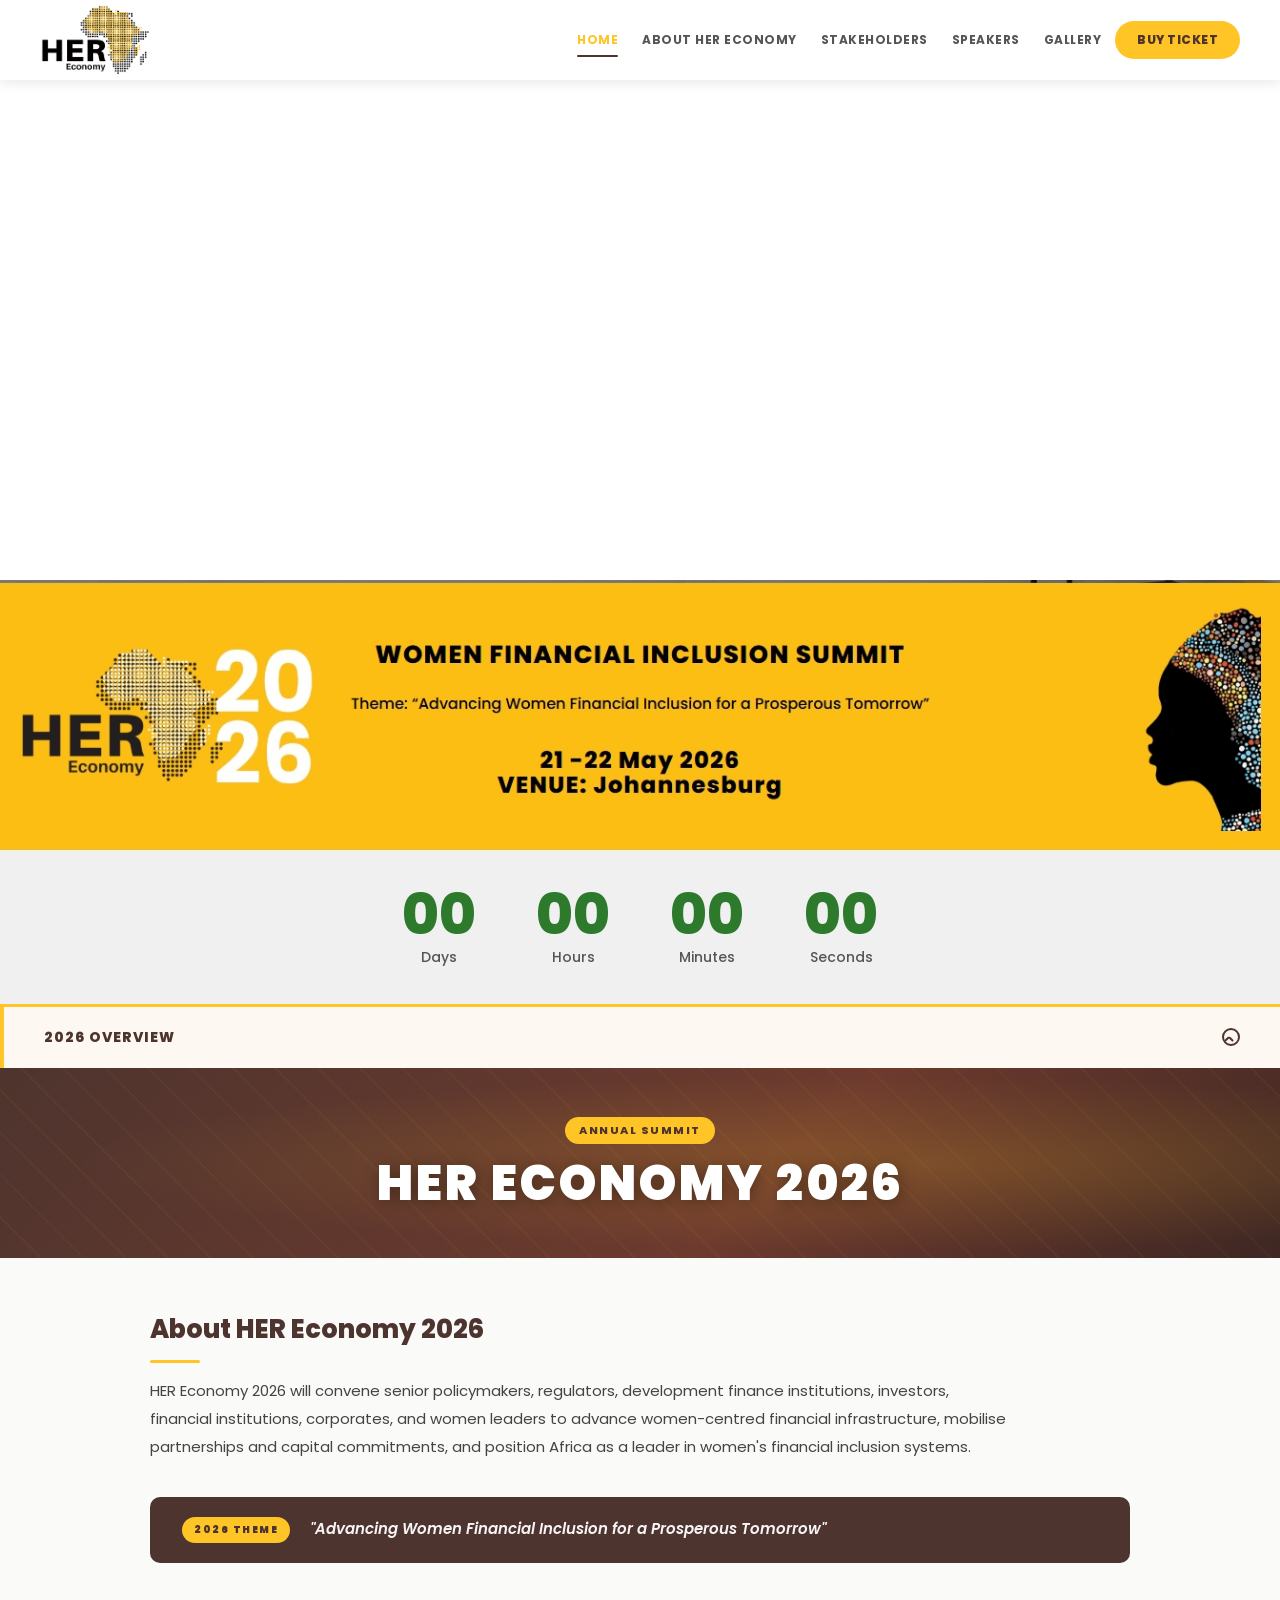
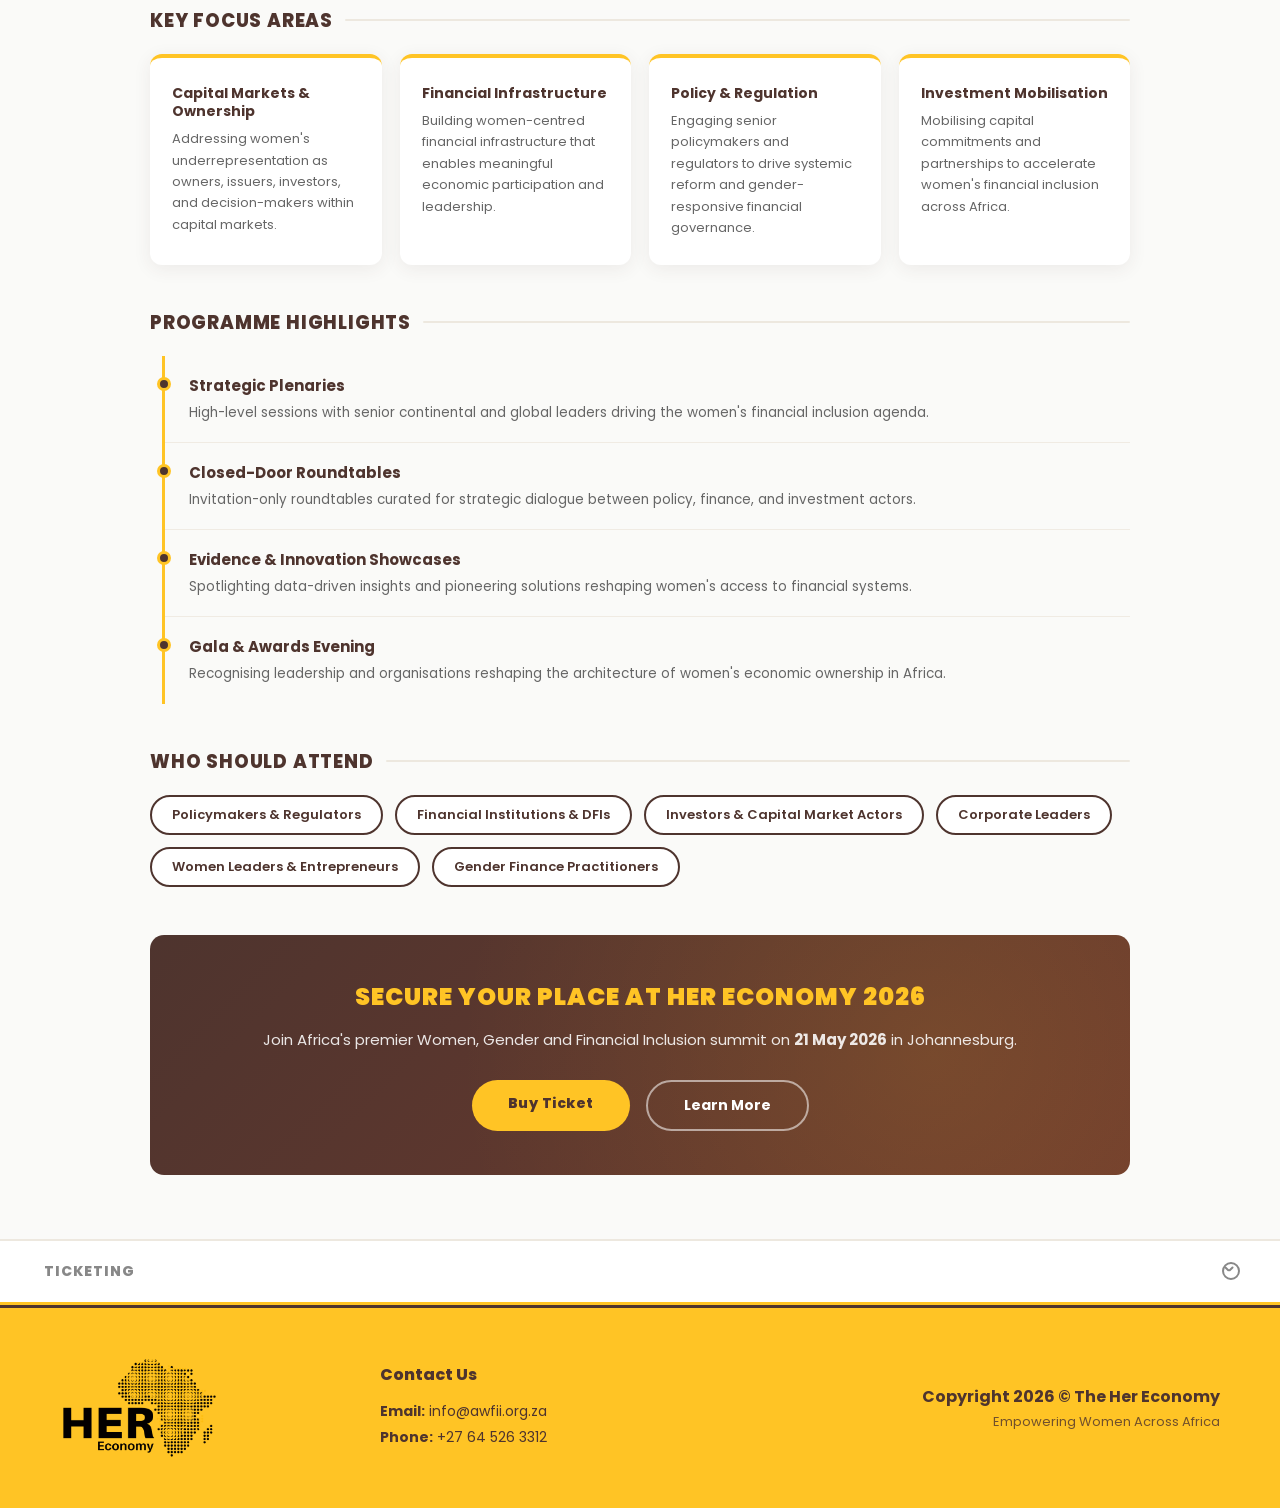
<file: index.html>
<!DOCTYPE html>
<html lang="en-US">
<head>
    <meta charset="UTF-8">
    <meta name="viewport" content="width=device-width, initial-scale=1.0">
    <title>Home - The Her Economy</title>
    <meta name="description" content="HER Economy is an annual Women, Gender and Financial Inclusion summit hosted by AWFII, championing African women financial inclusion.">
    <link href="https://fonts.googleapis.com/css2?family=Poppins:ital,wght@0,400;0,500;0,600;0,700;0,800;0,900;1,400&display=swap" rel="stylesheet">
    <link rel="stylesheet" href="css/style.css">
</head>
<body>

    <header class="site-header">
        <a href="index.html" class="header-logo-link">
            <img src="images/2026/02/her-economy-logo-new.png" alt="The Her Economy" />
        </a>
        <button class="mobile-toggle" id="mobileToggle" aria-label="Toggle menu">&#9776;</button>
        <nav class="nav-menu" id="navMenu">
            <a href="index.html" class="active">HOME</a>
            <a href="pages/about.html">ABOUT HER ECONOMY</a>
            <a href="pages/stakeholders.html">STAKEHOLDERS</a>
            <a href="pages/speakers.html">SPEAKERS</a>
            <a href="pages/gallery.html">GALLERY</a>
            <a href="https://www.quicket.co.za/events/356830-her-economy-2026/" class="btn-buy">BUY TICKET</a>
        </nav>
    </header>

    <section class="hero">
        <div class="event-image-slider">
            <img src="images/2026/03/her_economy_1.jpg" alt="Her Economy event photo 1" />
            <img src="images/2026/03/her_economy_2.jpg" alt="Her Economy event photo 2" />
            <img src="images/2026/03/her_economy_3.jpg" alt="Her Economy event photo 3" />
        </div>
    </section>

    <div class="summit-banner">
        <img src="images/2024/12/her-economy-banner.jpeg" alt="Her Economy Banner" class="summit-banner-img">
    </div>

    <section class="countdown-section">
        <div class="countdown-grid">
            <div class="countdown-card">
                <span class="countdown-number" id="days">00</span>
                <div class="countdown-label">Days</div>
            </div>
            <div class="countdown-card">
                <span class="countdown-number" id="hours">00</span>
                <div class="countdown-label">Hours</div>
            </div>
            <div class="countdown-card">
                <span class="countdown-number" id="minutes">00</span>
                <div class="countdown-label">Minutes</div>
            </div>
            <div class="countdown-card">
                <span class="countdown-number" id="seconds">00</span>
                <div class="countdown-label">Seconds</div>
            </div>
        </div>
    </section>

    <!-- ============================================================
         ACCORDION TAB SECTION: 2026 Overview + Ticketing
         ============================================================ -->
    <section class="overview-section">

        <!-- ── Tab 1: 2026 Overview ── -->
        <div class="accordion-tab" id="accord-overview">
            <button class="accordion-tab-btn active" data-accord="overview" aria-expanded="true" aria-controls="accord-panel-overview">
                <span>2026 Overview</span>
                <span class="accord-chevron" aria-hidden="true"></span>
            </button>

            <div class="accordion-panel" id="accord-panel-overview" role="region" aria-labelledby="accord-btn-overview" style="display:block;">

                <!-- Hero cover -->
                <div class="overview-cover overview-cover--brand">
                    <div class="overview-cover-brand-inner">
                        <span class="oc-tag">Annual Summit</span>
                        <h2>HER Economy 2026</h2>
                    </div>
                </div>

                <!-- Overview body content -->
                <div class="overview-body">

                    <div class="overview-intro">
                        <h3>About HER Economy 2026</h3>
                        <p>HER Economy 2026 will convene senior policymakers, regulators, development finance institutions, investors, financial institutions, corporates, and women leaders to advance women-centred financial infrastructure, mobilise partnerships and capital commitments, and position Africa as a leader in women's financial inclusion systems.</p>
                    </div>

                    <!-- Theme banner -->
                    <div class="overview-theme-banner">
                        <span class="theme-label">2026 THEME</span>
                        <span class="theme-text">"Advancing Women Financial Inclusion for a Prosperous Tomorrow"</span>
                    </div>

                    <!-- Key focus areas -->
                    <h4 class="overview-sub-heading">Key Focus Areas</h4>
                    <div class="overview-focus-grid">
                        <div class="focus-card">
                            <h5>Capital Markets &amp; Ownership</h5>
                            <p>Addressing women's underrepresentation as owners, issuers, investors, and decision-makers within capital markets.</p>
                        </div>
                        <div class="focus-card">
                            <h5>Financial Infrastructure</h5>
                            <p>Building women-centred financial infrastructure that enables meaningful economic participation and leadership.</p>
                        </div>
                        <div class="focus-card">
                            <h5>Policy &amp; Regulation</h5>
                            <p>Engaging senior policymakers and regulators to drive systemic reform and gender-responsive financial governance.</p>
                        </div>
                        <div class="focus-card">
                            <h5>Investment Mobilisation</h5>
                            <p>Mobilising capital commitments and partnerships to accelerate women's financial inclusion across Africa.</p>
                        </div>
                    </div>

                    <!-- Programme Highlights -->
                    <h4 class="overview-sub-heading">Programme Highlights</h4>
                    <div class="overview-programme">
                        <div class="programme-item">
                            <div class="prog-dot"></div>
                            <div>
                                <strong>Strategic Plenaries</strong>
                                <p>High-level sessions with senior continental and global leaders driving the women's financial inclusion agenda.</p>
                            </div>
                        </div>
                        <div class="programme-item">
                            <div class="prog-dot"></div>
                            <div>
                                <strong>Closed-Door Roundtables</strong>
                                <p>Invitation-only roundtables curated for strategic dialogue between policy, finance, and investment actors.</p>
                            </div>
                        </div>
                        <div class="programme-item">
                            <div class="prog-dot"></div>
                            <div>
                                <strong>Evidence &amp; Innovation Showcases</strong>
                                <p>Spotlighting data-driven insights and pioneering solutions reshaping women's access to financial systems.</p>
                            </div>
                        </div>
                        <div class="programme-item">
                            <div class="prog-dot"></div>
                            <div>
                                <strong>Gala &amp; Awards Evening</strong>
                                <p>Recognising leadership and organisations reshaping the architecture of women's economic ownership in Africa.</p>
                            </div>
                        </div>
                    </div>

                    <!-- Who attends -->
                    <h4 class="overview-sub-heading">Who Should Attend</h4>
                    <div class="overview-attendees">
                        <div class="attendee-pill">Policymakers &amp; Regulators</div>
                        <div class="attendee-pill">Financial Institutions &amp; DFIs</div>
                        <div class="attendee-pill">Investors &amp; Capital Market Actors</div>
                        <div class="attendee-pill">Corporate Leaders</div>
                        <div class="attendee-pill">Women Leaders &amp; Entrepreneurs</div>
                        <div class="attendee-pill">Gender Finance Practitioners</div>
                    </div>

                    <!-- CTA -->
                    <div class="overview-cta">
                        <div class="overview-cta-inner">
                            <h4>Secure Your Place at HER Economy 2026</h4>
                            <p>Join Africa's premier Women, Gender and Financial Inclusion summit on <strong>21 May 2026</strong> in Johannesburg.</p>
                            <div class="overview-cta-btns">
                                <a href="https://www.quicket.co.za/events/356830-her-economy-2026/" class="btn-ov-primary">Buy Ticket</a>
                                <a href="pages/about.html" class="btn-ov-secondary">Learn More</a>
                            </div>
                        </div>
                    </div>

                </div><!-- /overview-body -->
            </div><!-- /accordion-panel overview -->
        </div><!-- /accord-overview -->

        <!-- ── Tab 2: Ticketing ── -->
        <div class="accordion-tab" id="accord-ticketing">
            <button class="accordion-tab-btn" data-accord="ticketing" aria-expanded="false" aria-controls="accord-panel-ticketing">
                <span>Ticketing</span>
                <span class="accord-chevron" aria-hidden="true"></span>
            </button>

            <div class="accordion-panel" id="accord-panel-ticketing" role="region" aria-labelledby="accord-btn-ticketing" style="display:none;">
                <div class="overview-body">
                    <div class="ticketing-panel">

                        <div class="ticket-item">
                            <div>
                                <strong>Is This Event Open to the Public?</strong>
                                <p>Attendance is curated but open. Tickets are available publicly; however, participation in closed-door sessions is by invitation only.</p>
                            </div>
                        </div>

                        <div class="ticket-item">
                            <div>
                                <strong>Are Tickets Refundable?</strong>
                                <p>Tickets are non-refundable. However, substitutions are allowed up to 7 days before the event.</p>
                            </div>
                        </div>

                        <div class="ticket-item">
                            <div>
                                <strong>Can I Transfer My Ticket?</strong>
                                <p>Yes. Ticket transfers are permitted by notifying the organisers in writing at least 7 days prior to the event.</p>
                            </div>
                        </div>

                        <div class="ticket-item">
                            <div>
                                <strong>What Does My Ticket Include?</strong>
                                <ul class="ticket-includes">
                                    <li>Two days of summit programming</li>
                                    <li>Catering and networking</li>
                                    <li>Access to the Gala &amp; Awards evening</li>
                                </ul>
                            </div>
                        </div>

                        <div class="ticket-item">
                            <div>
                                <strong>Travel &amp; Accommodation</strong>
                                <p>Delegates are responsible for their own travel and accommodation.</p>
                            </div>
                        </div>

                        <div class="ticket-item">
                            <div>
                                <strong>Closed-Door Roundtables</strong>
                                <p>Invitation-only and curated to ensure strategic dialogue. Access is based on relevance and capacity.</p>
                            </div>
                        </div>

                        <div class="ticket-item">
                            <div>
                                <strong>Discounts &amp; Partnerships</strong>
                                <p>Discounted tickets are limited to Early Bird availability only. Complimentary or partner tickets are managed directly by the organisers in line with partnership agreements.</p>
                            </div>
                        </div>

                    </div><!-- /ticketing-panel -->
                </div><!-- /overview-body -->
            </div><!-- /accordion-panel ticketing -->
        </div><!-- /accord-ticketing -->

    </section>
    <!-- /ACCORDION TAB SECTION -->

    <footer class="site-footer">
        <div class="footer-inner">
            <a href="index.html" class="footer-logo-link">
                <img src="images/2026/02/her-economy-logo-new.png" alt="Her Economy Logo" />
            </a>
            <div class="footer-contact">
                <h4>Contact Us</h4>
                <p><strong>Email:</strong> info@awfii.org.za</p>
                <p><strong>Phone:</strong> +27 64 526 3312</p>
            </div>
            <div class="footer-copy">
                <p class="copy-main">Copyright 2026 &copy; The Her Economy</p>
                <p class="copy-sub">Empowering Women Across Africa</p>
            </div>
        </div>
    </footer>

    <script src="js/script.js"></script>

    <script>
    /* Accordion toggle */
    document.querySelectorAll('.accordion-tab-btn').forEach(function(btn) {
        btn.addEventListener('click', function() {
            var key   = this.getAttribute('data-accord');
            var panel = document.getElementById('accord-panel-' + key);
            var isOpen = this.getAttribute('aria-expanded') === 'true';

            /* Close all */
            document.querySelectorAll('.accordion-tab-btn').forEach(function(b) {
                b.setAttribute('aria-expanded', 'false');
                b.classList.remove('active');
            });
            document.querySelectorAll('.accordion-panel').forEach(function(p) {
                p.style.display = 'none';
            });

            /* If it was closed, open it */
            if (!isOpen) {
                this.setAttribute('aria-expanded', 'true');
                this.classList.add('active');
                panel.style.display = 'block';
            }
        });
    });
    </script>

    <style>
    /* ============================================================
       ACCORDION TABS — 2026 OVERVIEW & TICKETING
       ============================================================ */

    .overview-section {
        background: #fafaf8;
        border-top: 3px solid var(--primary-yellow);
        border-bottom: 3px solid var(--primary-yellow);
    }

    /* ── Accordion tab wrapper ── */
    .accordion-tab {
        border-bottom: 2px solid #ede8df;
    }

    .accordion-tab:last-child {
        border-bottom: none;
    }

    /* ── Accordion button ── */
    .accordion-tab-btn {
        width: 100%;
        display: flex;
        justify-content: space-between;
        align-items: center;
        background: #fff;
        border: none;
        padding: 20px 40px;
        font-family: 'Poppins', sans-serif;
        font-size: 14px;
        font-weight: 800;
        letter-spacing: 1px;
        text-transform: uppercase;
        color: #888;
        cursor: pointer;
        text-align: left;
        transition: color 0.25s, background 0.25s;
        border-left: 4px solid transparent;
    }

    .accordion-tab-btn:hover:not(.active) {
        color: var(--primary-brown);
        background: #fdf8f2;
    }

    .accordion-tab-btn.active {
        color: var(--primary-brown);
        background: #fdf8f2;
        border-left-color: var(--primary-yellow);
    }

    /* ── Chevron indicator ── */
    .accord-chevron {
        width: 18px;
        height: 18px;
        flex-shrink: 0;
        position: relative;
        border: 2px solid currentColor;
        border-radius: 50%;
        transition: transform 0.3s;
    }

    .accord-chevron::before,
    .accord-chevron::after {
        content: '';
        position: absolute;
        top: 50%;
        left: 50%;
        width: 6px;
        height: 2px;
        background: currentColor;
        border-radius: 1px;
    }

    .accord-chevron::before {
        transform: translate(-8px, -50%) rotate(45deg);
        transform-origin: right center;
    }

    .accord-chevron::after {
        transform: translate(-2px, -50%) rotate(-45deg);
        transform-origin: left center;
    }

    .accordion-tab-btn.active .accord-chevron::before {
        transform: translate(-8px, -50%) rotate(-45deg);
        transform-origin: right center;
    }

    .accordion-tab-btn.active .accord-chevron::after {
        transform: translate(-2px, -50%) rotate(45deg);
        transform-origin: left center;
    }

    /* ── Panel ── */
    .accordion-panel {
        background: #fafaf8;
    }

    /* ── Brand cover ── */
    .overview-cover--brand {
        width: 100%;
        background: linear-gradient(135deg, var(--primary-brown) 0%, #6d3a2e 60%, #3e2723 100%);
        position: relative;
        overflow: hidden;
        display: flex;
        align-items: center;
        justify-content: center;
        min-height: 160px;
        padding: 48px 40px;
    }

    .overview-cover--brand::before {
        content: '';
        position: absolute;
        inset: 0;
        background: radial-gradient(ellipse at 70% 50%, rgba(255,196,37,0.18) 0%, transparent 65%);
        pointer-events: none;
    }

    .overview-cover--brand::after {
        content: '';
        position: absolute;
        inset: 0;
        background-image: repeating-linear-gradient(
            45deg,
            transparent,
            transparent 28px,
            rgba(255,196,37,0.04) 28px,
            rgba(255,196,37,0.04) 30px
        );
        pointer-events: none;
    }

    .overview-cover-brand-inner {
        position: relative;
        z-index: 1;
        text-align: center;
    }

    .overview-cover-brand-inner .oc-tag {
        display: inline-block;
        background: var(--primary-yellow);
        color: var(--primary-brown);
        font-size: 11px;
        font-weight: 800;
        letter-spacing: 1.5px;
        text-transform: uppercase;
        padding: 5px 14px;
        border-radius: 20px;
        margin-bottom: 14px;
    }

    .overview-cover-brand-inner h2 {
        font-size: 3rem;
        font-weight: 900;
        text-transform: uppercase;
        letter-spacing: 3px;
        line-height: 1.1;
        color: #fff;
        text-shadow: 2px 2px 16px rgba(0,0,0,0.35);
        margin: 0;
    }

    /* ── Body ── */
    .overview-body {
        max-width: 1060px;
        margin: 0 auto;
        padding: 52px 40px 64px;
    }

    .overview-intro { margin-bottom: 36px; }

    .overview-intro h3 {
        color: var(--primary-brown);
        font-size: 1.6rem;
        font-weight: 800;
        margin-bottom: 14px;
        position: relative;
        padding-bottom: 14px;
    }

    .overview-intro h3::after {
        content: '';
        position: absolute;
        bottom: 0; left: 0;
        width: 50px; height: 3px;
        background: var(--primary-yellow);
        border-radius: 2px;
    }

    .overview-intro p {
        font-size: 15px;
        line-height: 1.85;
        color: #444;
        max-width: 860px;
    }

    /* Theme banner */
    .overview-theme-banner {
        background: var(--primary-brown);
        color: #fff;
        border-radius: 10px;
        padding: 20px 32px;
        display: flex;
        align-items: center;
        gap: 20px;
        margin-bottom: 44px;
        flex-wrap: wrap;
    }

    .theme-label {
        background: var(--primary-yellow);
        color: var(--primary-brown);
        font-size: 10px;
        font-weight: 900;
        letter-spacing: 1.5px;
        padding: 5px 12px;
        border-radius: 20px;
        white-space: nowrap;
        flex-shrink: 0;
    }

    .theme-text {
        font-size: 15px;
        font-weight: 600;
        font-style: italic;
        opacity: 0.95;
        line-height: 1.5;
    }

    /* Sub-heading */
    .overview-sub-heading {
        color: var(--primary-brown);
        font-size: 1.15rem;
        font-weight: 800;
        text-transform: uppercase;
        letter-spacing: 0.8px;
        margin: 44px 0 20px;
        display: flex;
        align-items: center;
        gap: 12px;
    }

    .overview-sub-heading::after {
        content: '';
        flex: 1;
        height: 2px;
        background: #ede8df;
        border-radius: 1px;
    }

    /* Focus grid */
    .overview-focus-grid {
        display: grid;
        grid-template-columns: repeat(4, 1fr);
        gap: 18px;
        margin-bottom: 8px;
    }

    .focus-card {
        background: #fff;
        border-radius: 12px;
        padding: 26px 22px;
        box-shadow: 0 4px 18px rgba(78,52,46,0.08);
        border-top: 4px solid var(--primary-yellow);
        transition: transform 0.25s, box-shadow 0.25s;
    }

    .focus-card:hover {
        transform: translateY(-5px);
        box-shadow: 0 10px 32px rgba(78,52,46,0.14);
    }

    .focus-card h5 {
        color: var(--primary-brown);
        font-size: 14px;
        font-weight: 700;
        margin-bottom: 8px;
        line-height: 1.3;
    }

    .focus-card p {
        font-size: 13px;
        color: #666;
        line-height: 1.65;
        margin: 0;
    }

    /* Programme list */
    .overview-programme {
        display: flex;
        flex-direction: column;
        gap: 0;
        border-left: 3px solid var(--primary-yellow);
        margin-left: 12px;
    }

    .programme-item {
        display: flex;
        align-items: flex-start;
        gap: 18px;
        padding: 18px 20px 18px 0;
        border-bottom: 1px solid #f0ebe3;
        position: relative;
    }

    .programme-item:last-child { border-bottom: none; }

    .prog-dot {
        width: 14px;
        height: 14px;
        border-radius: 50%;
        background: var(--primary-brown);
        border: 3px solid var(--primary-yellow);
        flex-shrink: 0;
        margin-top: 3px;
        margin-left: -8px;
    }

    .programme-item strong {
        display: block;
        color: var(--primary-brown);
        font-size: 15px;
        font-weight: 700;
        margin-bottom: 5px;
    }

    .programme-item p {
        font-size: 13.5px;
        color: #666;
        line-height: 1.65;
        margin: 0;
    }

    /* Ticketing panel */
    .ticketing-panel {
        background: #fff;
        border-radius: 12px;
        box-shadow: 0 4px 22px rgba(78,52,46,0.08);
        border-left: 4px solid var(--primary-yellow);
        overflow: hidden;
    }

    .ticket-item {
        display: flex;
        align-items: flex-start;
        gap: 14px;
        padding: 20px 28px;
        border-bottom: 1px solid #f0ebe3;
        transition: background 0.2s;
    }

    .ticket-item:last-child { border-bottom: none; }

    .ticket-item:hover { background: #fdf8f2; }

    .ticket-item strong {
        display: block;
        color: var(--primary-brown);
        font-size: 14px;
        font-weight: 700;
        margin-bottom: 6px;
    }

    .ticket-item p {
        font-size: 13px;
        color: #666;
        line-height: 1.65;
        margin: 0;
    }

    .ticket-includes {
        margin: 4px 0 0 16px;
        padding: 0;
        font-size: 13px;
        color: #666;
        line-height: 1.9;
    }

    /* Attendee pills */
    .overview-attendees {
        display: flex;
        flex-wrap: wrap;
        gap: 12px;
        margin-bottom: 8px;
    }

    .attendee-pill {
        background: #fff;
        border: 2px solid var(--primary-brown);
        color: var(--primary-brown);
        font-size: 13px;
        font-weight: 600;
        padding: 8px 20px;
        border-radius: 30px;
        transition: background 0.2s, color 0.2s;
        cursor: default;
    }

    .attendee-pill:hover {
        background: var(--primary-brown);
        color: #fff;
    }

    /* CTA box */
    .overview-cta {
        margin-top: 48px;
        border-radius: 14px;
        overflow: hidden;
        background: linear-gradient(135deg, var(--primary-brown) 0%, #6d3a2e 100%);
        position: relative;
    }

    .overview-cta::before {
        content: '';
        position: absolute;
        inset: 0;
        background-image: radial-gradient(circle at 80% 50%, rgba(255,196,37,0.12) 0%, transparent 60%);
    }

    .overview-cta-inner {
        position: relative;
        z-index: 1;
        padding: 44px 48px;
        text-align: center;
    }

    .overview-cta-inner h4 {
        color: var(--primary-yellow);
        font-size: 1.5rem;
        font-weight: 900;
        text-transform: uppercase;
        letter-spacing: 1px;
        margin-bottom: 14px;
    }

    .overview-cta-inner p {
        color: rgba(255,255,255,0.88);
        font-size: 15px;
        margin-bottom: 28px;
        line-height: 1.6;
    }

    .overview-cta-btns {
        display: flex;
        justify-content: center;
        gap: 16px;
        flex-wrap: wrap;
    }

    .btn-ov-primary {
        background: var(--primary-yellow);
        color: var(--primary-brown);
        padding: 13px 36px;
        border-radius: 30px;
        font-weight: 800;
        font-size: 14px;
        letter-spacing: 0.5px;
        transition: transform 0.2s, box-shadow 0.2s;
        display: inline-block;
        text-decoration: none;
    }

    .btn-ov-primary:hover {
        transform: translateY(-2px);
        box-shadow: 0 6px 20px rgba(255,196,37,0.4);
    }

    .btn-ov-secondary {
        background: transparent;
        color: #fff;
        padding: 13px 36px;
        border-radius: 30px;
        font-weight: 700;
        font-size: 14px;
        border: 2px solid rgba(255,255,255,0.55);
        transition: border-color 0.2s, background 0.2s;
        display: inline-block;
        text-decoration: none;
    }

    .btn-ov-secondary:hover {
        border-color: #fff;
        background: rgba(255,255,255,0.1);
    }

    /* ── Responsive ── */
    @media (max-width: 900px) {
        .overview-focus-grid { grid-template-columns: repeat(2, 1fr); }
        .overview-cover--brand { min-height: 120px; padding: 36px 24px; }
        .overview-cover-brand-inner h2 { font-size: 2rem; }
        .overview-body { padding: 36px 20px 48px; }
        .overview-cta-inner { padding: 32px 24px; }
        .accordion-tab-btn { padding: 18px 24px; }
    }

    @media (max-width: 540px) {
        .overview-focus-grid { grid-template-columns: 1fr; }
        .overview-cover-brand-inner h2 { font-size: 1.5rem; letter-spacing: 1.5px; }
        .accordion-tab-btn { padding: 16px 20px; font-size: 12px; }
    }
    </style>
</body>
</html>
</file>
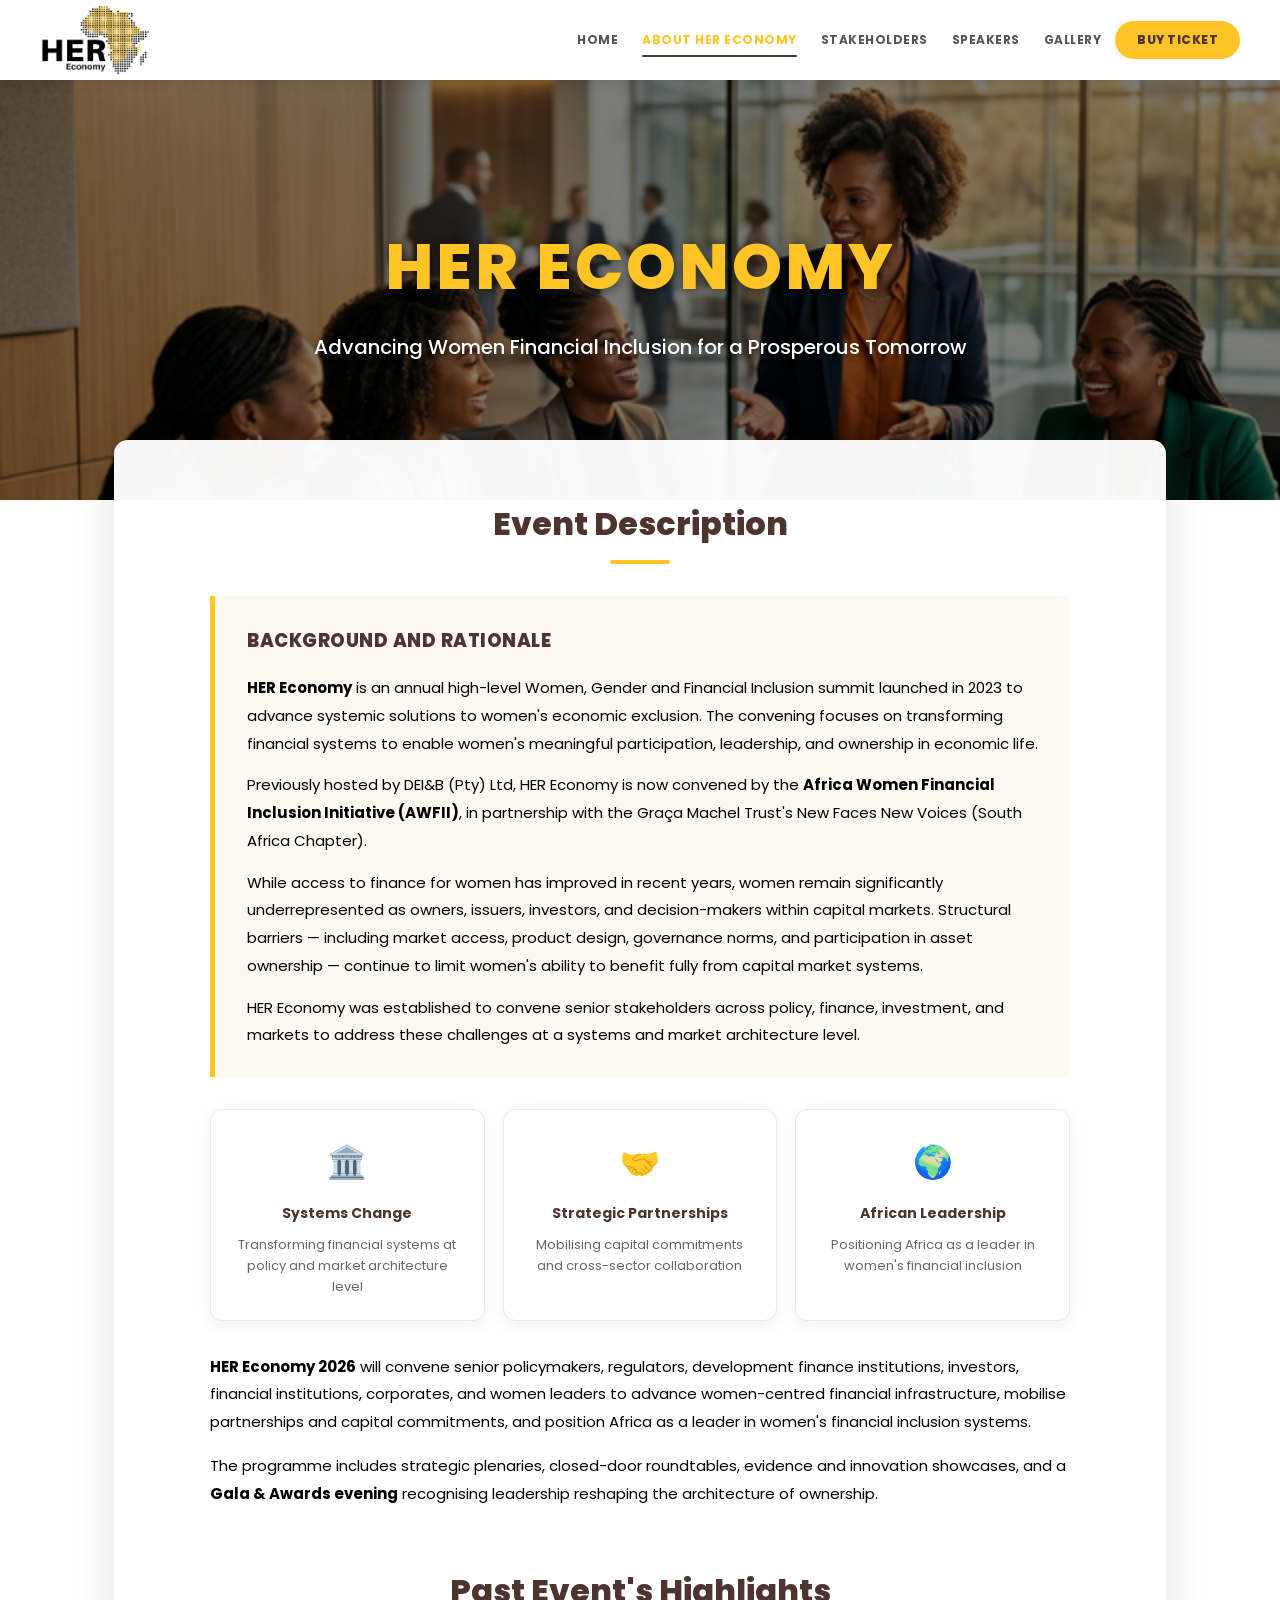
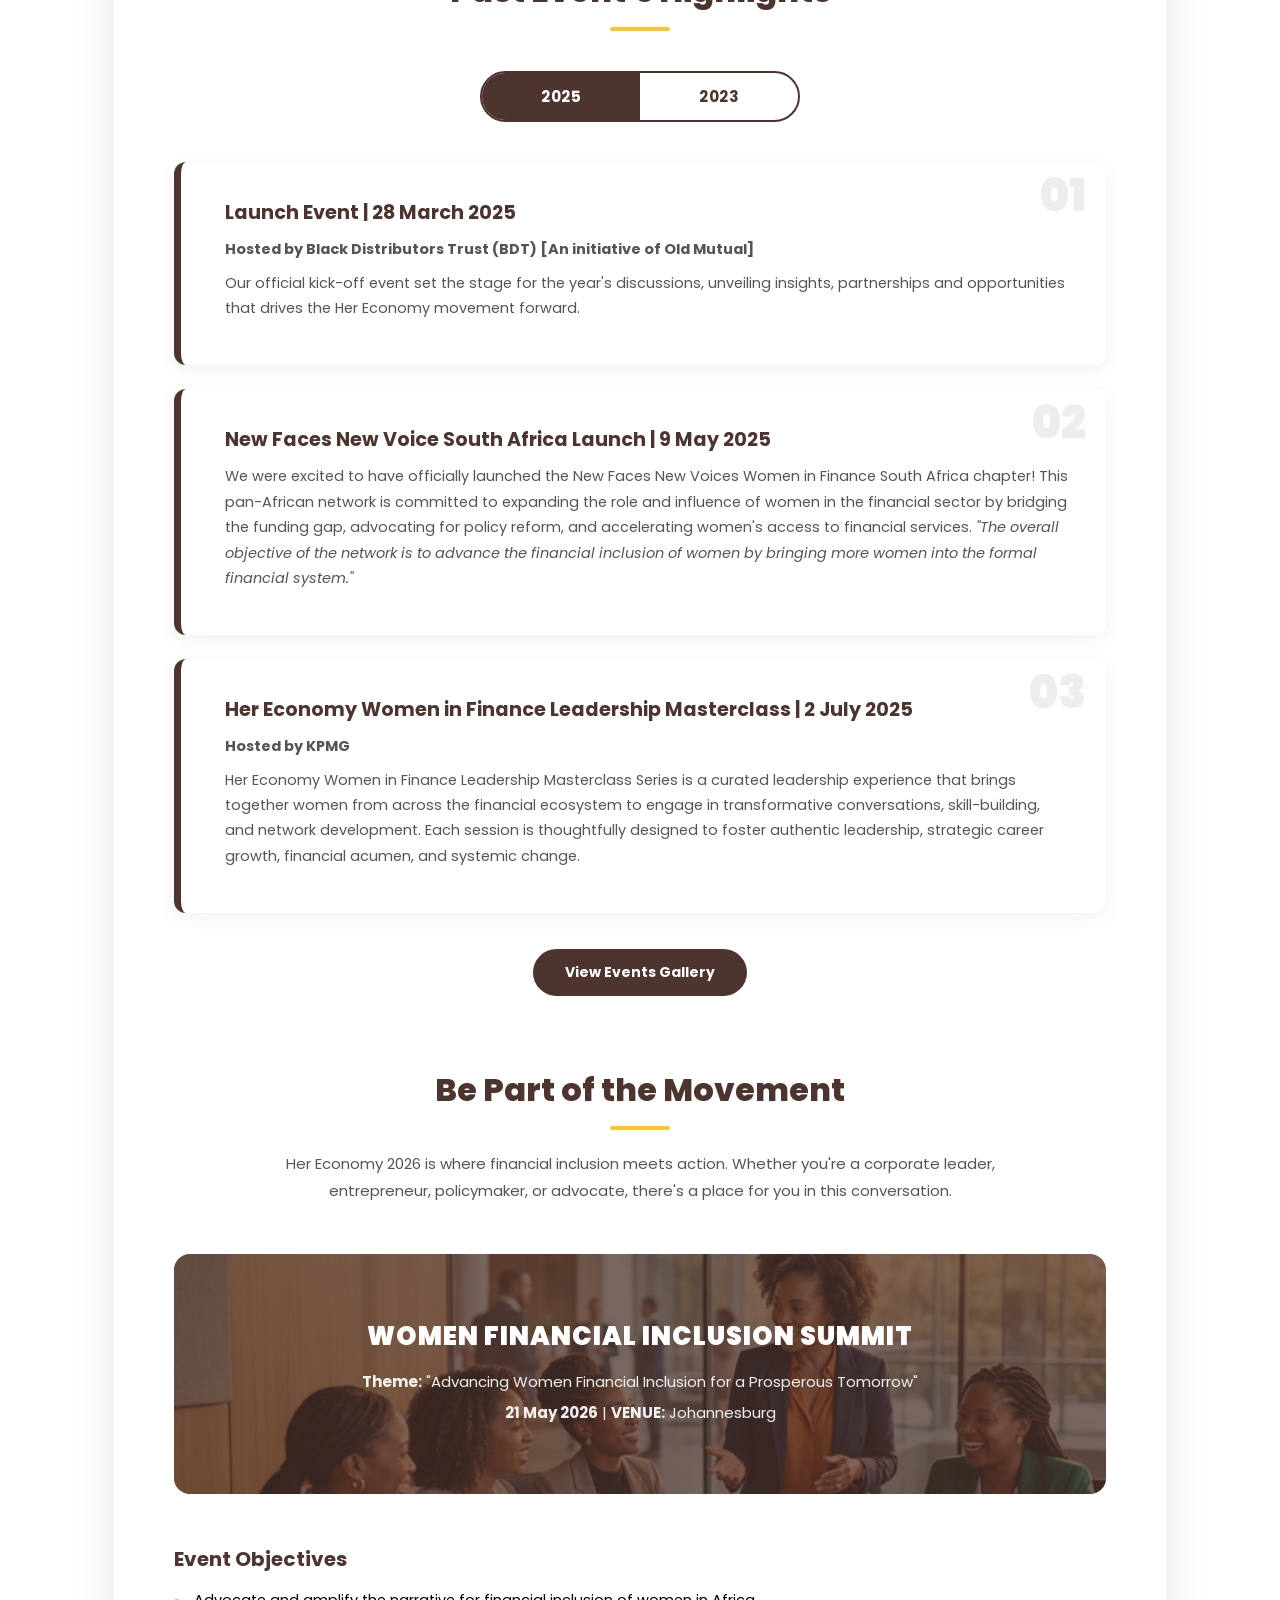
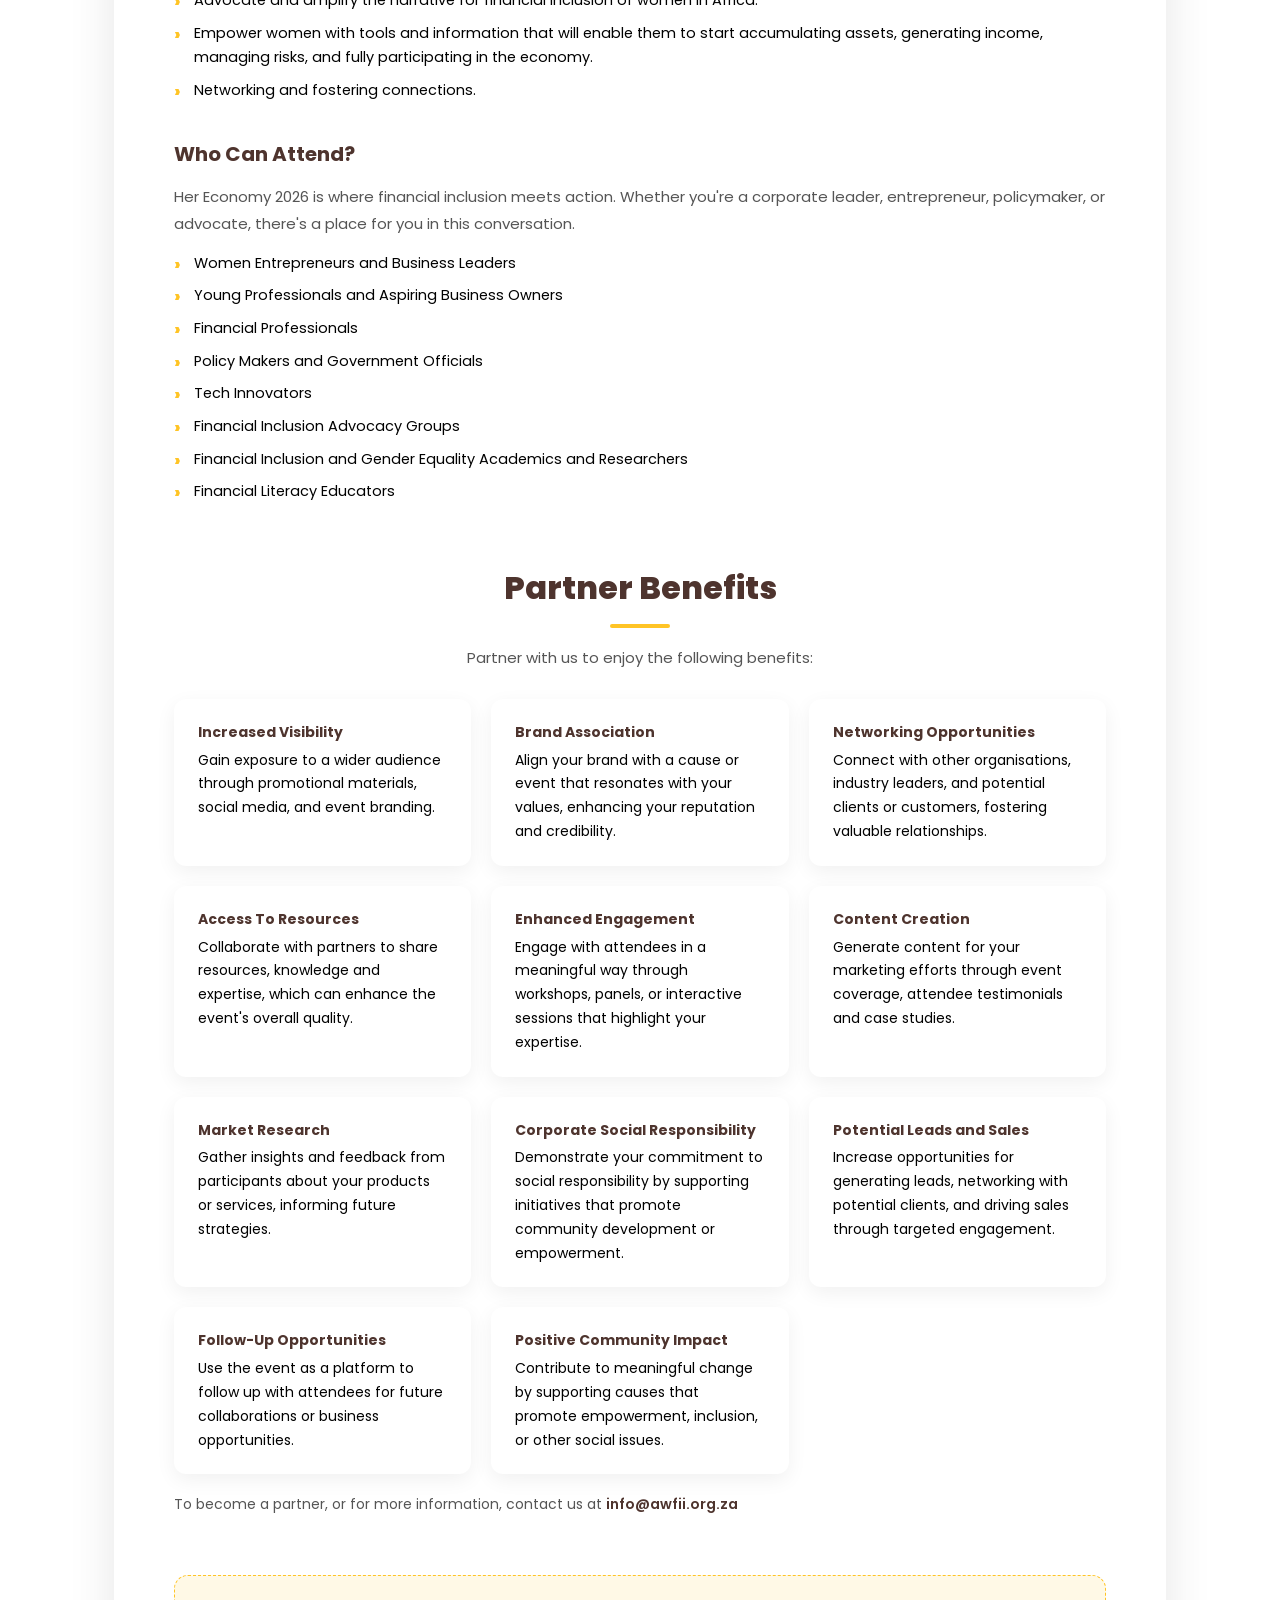
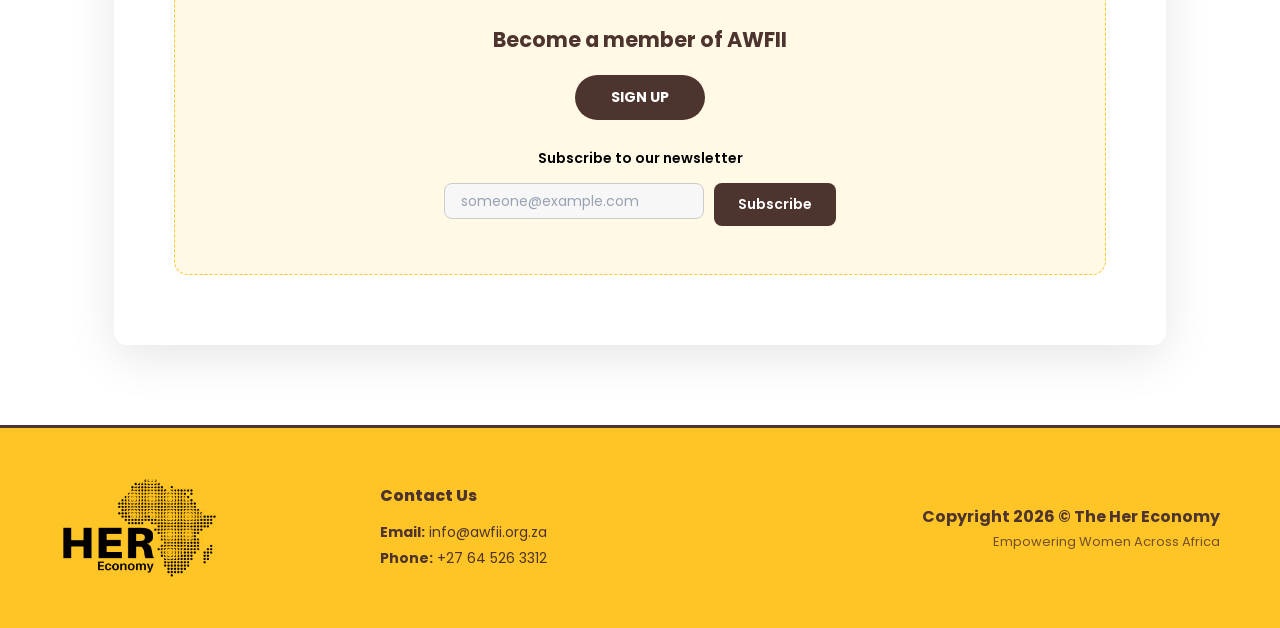
<file: pages/about.html>
<!DOCTYPE html>
<html lang="en-US">
<head>
    <meta charset="UTF-8">
    <meta name="viewport" content="width=device-width, initial-scale=1.0">
    <title>About Her Economy | Women Financial Inclusion Summit</title>
    <link href="https://fonts.googleapis.com/css2?family=Poppins:ital,wght@0,400;0,500;0,600;0,700;0,800;0,900;1,400&display=swap" rel="stylesheet">
    <link rel="stylesheet" href="../css/style.css">
</head>
<body>

    <header class="site-header">
        <a href="../index.html" class="header-logo-link">
            <img src="../images/2026/02/her-economy-logo-new.png" alt="The Her Economy" />
        </a>
        <button class="mobile-toggle" id="mobileToggle" aria-label="Toggle menu">☰</button>
        <nav class="nav-menu" id="navMenu">
            <a href="../index.html">HOME</a>
            <a href="about.html" class="active">ABOUT HER ECONOMY</a>
            <a href="stakeholders.html">STAKEHOLDERS</a>
            <a href="speakers.html">SPEAKERS</a>
            <a href="gallery.html">GALLERY</a>
            <a href="https://www.quicket.co.za/events/356830-her-economy-2026/" class="btn-buy">BUY TICKET</a>
        </nav>
    </header>

    <section class="hero-section">
        <div class="hero-content">
            <h1>Her Economy</h1>
            <p>Advancing Women Financial Inclusion for a Prosperous Tomorrow</p>
        </div>
    </section>

    <div class="main-wrap">
        <div class="content-card">
            <h2 class="section-title">Event Description</h2>
            <div class="event-description">

                <div class="desc-block">
                    <h3 class="desc-block-title">Background and Rationale</h3>
                    <p><strong>HER Economy</strong> is an annual high-level Women, Gender and Financial Inclusion summit launched in 2023 to advance systemic solutions to women's economic exclusion. The convening focuses on transforming financial systems to enable women's meaningful participation, leadership, and ownership in economic life.</p>
                    <p>Previously hosted by DEI&amp;B (Pty) Ltd, HER Economy is now convened by the <strong>Africa Women Financial Inclusion Initiative (AWFII)</strong>, in partnership with the Graça Machel Trust's New Faces New Voices (South Africa Chapter).</p>
                    <p>While access to finance for women has improved in recent years, women remain significantly underrepresented as owners, issuers, investors, and decision-makers within capital markets. Structural barriers — including market access, product design, governance norms, and participation in asset ownership — continue to limit women's ability to benefit fully from capital market systems.</p>
                    <p>HER Economy was established to convene senior stakeholders across policy, finance, investment, and markets to address these challenges at a systems and market architecture level.</p>
                </div>

                <div class="desc-pillars">
                    <div class="pillar-item">
                        <span class="pillar-icon">🏛️</span>
                        <strong>Systems Change</strong>
                        <p>Transforming financial systems at policy and market architecture level</p>
                    </div>
                    <div class="pillar-item">
                        <span class="pillar-icon">🤝</span>
                        <strong>Strategic Partnerships</strong>
                        <p>Mobilising capital commitments and cross-sector collaboration</p>
                    </div>
                    <div class="pillar-item">
                        <span class="pillar-icon">🌍</span>
                        <strong>African Leadership</strong>
                        <p>Positioning Africa as a leader in women's financial inclusion</p>
                    </div>
                </div>

                <p><strong>HER Economy 2026</strong> will convene senior policymakers, regulators, development finance institutions, investors, financial institutions, corporates, and women leaders to advance women-centred financial infrastructure, mobilise partnerships and capital commitments, and position Africa as a leader in women's financial inclusion systems.</p>
                <p>The programme includes strategic plenaries, closed-door roundtables, evidence and innovation showcases, and a <strong>Gala &amp; Awards evening</strong> recognising leadership reshaping the architecture of ownership.</p>
            </div>

            <h2 class="section-title" style="margin-top:60px;">Past Event's Highlights</h2>
            <div class="year-tabs">
                <button class="year-tab-btn active" data-tab="2025">2025</button>
                <button class="year-tab-btn" data-tab="2023">2023</button>
            </div>

            <div class="tab-panel active" id="tab-2025">
                <div class="events-list">
                    <div class="event-card">
                        <span class="event-number">01</span>
                        <h3>Launch Event | 28 March 2025</h3>
                        <p><strong>Hosted by Black Distributors Trust (BDT) [An initiative of Old Mutual]</strong></p>
                        <p>Our official kick-off event set the stage for the year's discussions, unveiling insights, partnerships and opportunities that drives the Her Economy movement forward.</p>
                    </div>
                    <div class="event-card">
                        <span class="event-number">02</span>
                        <h3>New Faces New Voice South Africa Launch | 9 May 2025</h3>
                        <p>We were excited to have officially launched the New Faces New Voices Women in Finance South Africa chapter! This pan-African network is committed to expanding the role and influence of women in the financial sector by bridging the funding gap, advocating for policy reform, and accelerating women's access to financial services. <em>"The overall objective of the network is to advance the financial inclusion of women by bringing more women into the formal financial system."</em></p>
                    </div>
                    <div class="event-card">
                        <span class="event-number">03</span>
                        <h3>Her Economy Women in Finance Leadership Masterclass | 2 July 2025</h3>
                        <p><strong>Hosted by KPMG</strong></p>
                        <p>Her Economy Women in Finance Leadership Masterclass Series is a curated leadership experience that brings together women from across the financial ecosystem to engage in transformative conversations, skill-building, and network development. Each session is thoughtfully designed to foster authentic leadership, strategic career growth, financial acumen, and systemic change.</p>
                    </div>
                </div>
                <div style="text-align:center;">
                    <a href="gallery.html" class="btn-gallery">View Events Gallery</a>
                </div>
            </div>

            <div class="tab-panel" id="tab-2023">
                <div class="events-list">
                    <div class="event-card">
                        <span class="event-number">01</span>
                        <h3>Launch Event | 28 March 2025</h3>
                        <p><strong>Hosted by Black Distributors Trust (BDT) [An initiative of Old Mutual]</strong></p>
                        <p>Our official kick-off event set the stage for the year's discussions, unveiling insights, partnerships and opportunities that drives the Her Economy movement forward.</p>
                    </div>
                    <div class="event-card">
                        <span class="event-number">02</span>
                        <h3>New Faces New Voice South Africa Launch | 9 May 2025</h3>
                        <p>We were excited to have officially launched the New Faces New Voices Women in Finance South Africa chapter! This pan-African network is committed to expanding the role and influence of women in the financial sector by bridging the funding gap, advocating for policy reform, and accelerating women's access to financial services. <em>"The overall objective of the network is to advance the financial inclusion of women by bringing more women into the formal financial system."</em></p>
                    </div>
                    <div class="event-card">
                        <span class="event-number">03</span>
                        <h3>Her Economy Women in Finance Leadership Masterclass | 2 July 2025</h3>
                        <p><strong>Hosted by KPMG</strong></p>
                        <p>Her Economy Women in Finance Leadership Masterclass Series is a curated leadership experience that brings together women from across the financial ecosystem to engage in transformative conversations, skill-building, and network development. Each session is thoughtfully designed to foster authentic leadership, strategic career growth, financial acumen, and systemic change.</p>
                    </div>
                </div>
                <div style="text-align:center;">
                    <a href="gallery.html" class="btn-gallery">View Events Gallery</a>
                </div>
            </div>

            <h2 class="section-title" style="margin-top:70px;">Be Part of the Movement</h2>
            <p class="body-text" style="text-align:center; max-width:800px; margin: 20px auto 0;">Her Economy 2026 is where financial inclusion meets action. Whether you're a corporate leader, entrepreneur, policymaker, or advocate, there's a place for you in this conversation.</p>

            <div class="cta-box">
                <div class="cta-box-inner">
                    <h3>Women Financial Inclusion Summit</h3>
                    <p><strong>Theme:</strong> "Advancing Women Financial Inclusion for a Prosperous Tomorrow"</p>
                    <p><strong>21 May 2026</strong> | <strong>VENUE:</strong> Johannesburg</p>
                </div>
            </div>

            <h3 class="sub-title">Event Objectives</h3>
            <ul>
                <li>Advocate and amplify the narrative for financial inclusion of women in Africa.</li>
                <li>Empower women with tools and information that will enable them to start accumulating assets, generating income, managing risks, and fully participating in the economy.</li>
                <li>Networking and fostering connections.</li>
            </ul>

            <h3 class="sub-title" style="margin-top:36px;">Who Can Attend?</h3>
            <p class="body-text">Her Economy 2026 is where financial inclusion meets action. Whether you're a corporate leader, entrepreneur, policymaker, or advocate, there's a place for you in this conversation.</p>
            <ul>
                <li>Women Entrepreneurs and Business Leaders</li>
                <li>Young Professionals and Aspiring Business Owners</li>
                <li>Financial Professionals</li>
                <li>Policy Makers and Government Officials</li>
                <li>Tech Innovators</li>
                <li>Financial Inclusion Advocacy Groups</li>
                <li>Financial Inclusion and Gender Equality Academics and Researchers</li>
                <li>Financial Literacy Educators</li>
            </ul>

            <h2 class="section-title" style="margin-top:60px;">Partner Benefits</h2>
            <p class="body-text" style="text-align:center; max-width:700px; margin: 16px auto 0;">Partner with us to enjoy the following benefits:</p>

            <div class="partner-grid">
                <div class="partner-item"><strong>Increased Visibility</strong>Gain exposure to a wider audience through promotional materials, social media, and event branding.</div>
                <div class="partner-item"><strong>Brand Association</strong>Align your brand with a cause or event that resonates with your values, enhancing your reputation and credibility.</div>
                <div class="partner-item"><strong>Networking Opportunities</strong>Connect with other organisations, industry leaders, and potential clients or customers, fostering valuable relationships.</div>
                <div class="partner-item"><strong>Access To Resources</strong>Collaborate with partners to share resources, knowledge and expertise, which can enhance the event's overall quality.</div>
                <div class="partner-item"><strong>Enhanced Engagement</strong>Engage with attendees in a meaningful way through workshops, panels, or interactive sessions that highlight your expertise.</div>
                <div class="partner-item"><strong>Content Creation</strong>Generate content for your marketing efforts through event coverage, attendee testimonials and case studies.</div>
                <div class="partner-item"><strong>Market Research</strong>Gather insights and feedback from participants about your products or services, informing future strategies.</div>
                <div class="partner-item"><strong>Corporate Social Responsibility</strong>Demonstrate your commitment to social responsibility by supporting initiatives that promote community development or empowerment.</div>
                <div class="partner-item"><strong>Potential Leads and Sales</strong>Increase opportunities for generating leads, networking with potential clients, and driving sales through targeted engagement.</div>
                <div class="partner-item"><strong>Follow-Up Opportunities</strong>Use the event as a platform to follow up with attendees for future collaborations or business opportunities.</div>
                <div class="partner-item"><strong>Positive Community Impact</strong>Contribute to meaningful change by supporting causes that promote empowerment, inclusion, or other social issues.</div>
            </div>

            <p class="partner-contact">To become a partner, or for more information, contact us at <a href="mailto:info@awfii.org.za">info@awfii.org.za</a></p>

            <div class="member-box">
                <h3>Become a member of AWFII</h3>
                <button class="btn-signup">SIGN UP</button>
                <div class="newsletter-form">
                    <p>Subscribe to our newsletter</p>
                    <div class="input-row">
                        <input type="email" placeholder="someone@example.com" />
                        <button type="submit">Subscribe</button>
                    </div>
                </div>
            </div>
        </div>
    </div>

    <footer class="site-footer">
        <div class="footer-inner">
            <a href="../index.html" class="footer-logo-link">
                <img src="../images/2026/02/her-economy-logo-new.png" alt="Her Economy Logo" />
            </a>
            <div class="footer-contact">
                <h4>Contact Us</h4>
                <p><strong>Email:</strong> info@awfii.org.za</p>
                <p><strong>Phone:</strong> +27 64 526 3312</p>
            </div>
            <div class="footer-copy">
                <p class="copy-main">Copyright 2026 &copy; The Her Economy</p>
                <p class="copy-sub">Empowering Women Across Africa</p>
            </div>
        </div>
    </footer>

    <script src="../js/script.js"></script>

    <style>
        /* ── About page: description block title ── */
        .desc-block {
            background: #fdf8f0;
            border-left: 5px solid var(--primary-yellow);
            border-radius: 0 10px 10px 0;
            padding: 28px 32px;
            margin-bottom: 32px;
        }
        .desc-block-title {
            color: var(--primary-brown);
            font-size: 1.15rem;
            font-weight: 800;
            margin-bottom: 16px;
            text-transform: uppercase;
            letter-spacing: 0.5px;
        }
        .desc-block p { margin-bottom: 14px; }
        .desc-block p:last-child { margin-bottom: 0; }

        /* ── Three pillar icons row ── */
        .desc-pillars {
            display: grid;
            grid-template-columns: repeat(3, 1fr);
            gap: 18px;
            margin: 28px 0 32px;
        }
        .pillar-item {
            background: #fff;
            border: 1.5px solid #f0e8d8;
            border-radius: 12px;
            padding: 22px 20px;
            text-align: center;
            box-shadow: 0 4px 16px rgba(78,52,46,0.07);
            transition: transform 0.25s, box-shadow 0.25s;
        }
        .pillar-item:hover {
            transform: translateY(-4px);
            box-shadow: 0 8px 28px rgba(78,52,46,0.13);
        }
        .pillar-icon { font-size: 2rem; display: block; margin-bottom: 10px; }
        .pillar-item strong {
            display: block;
            color: var(--primary-brown);
            font-size: 14px;
            font-weight: 700;
            margin-bottom: 8px;
        }
        .pillar-item p { font-size: 13px; color: #666; line-height: 1.6; margin: 0; }

        @media (max-width: 640px) {
            .desc-pillars { grid-template-columns: 1fr; }
            .desc-block { padding: 20px 18px; }
        }
    </style>
</body>
</html>
</file>
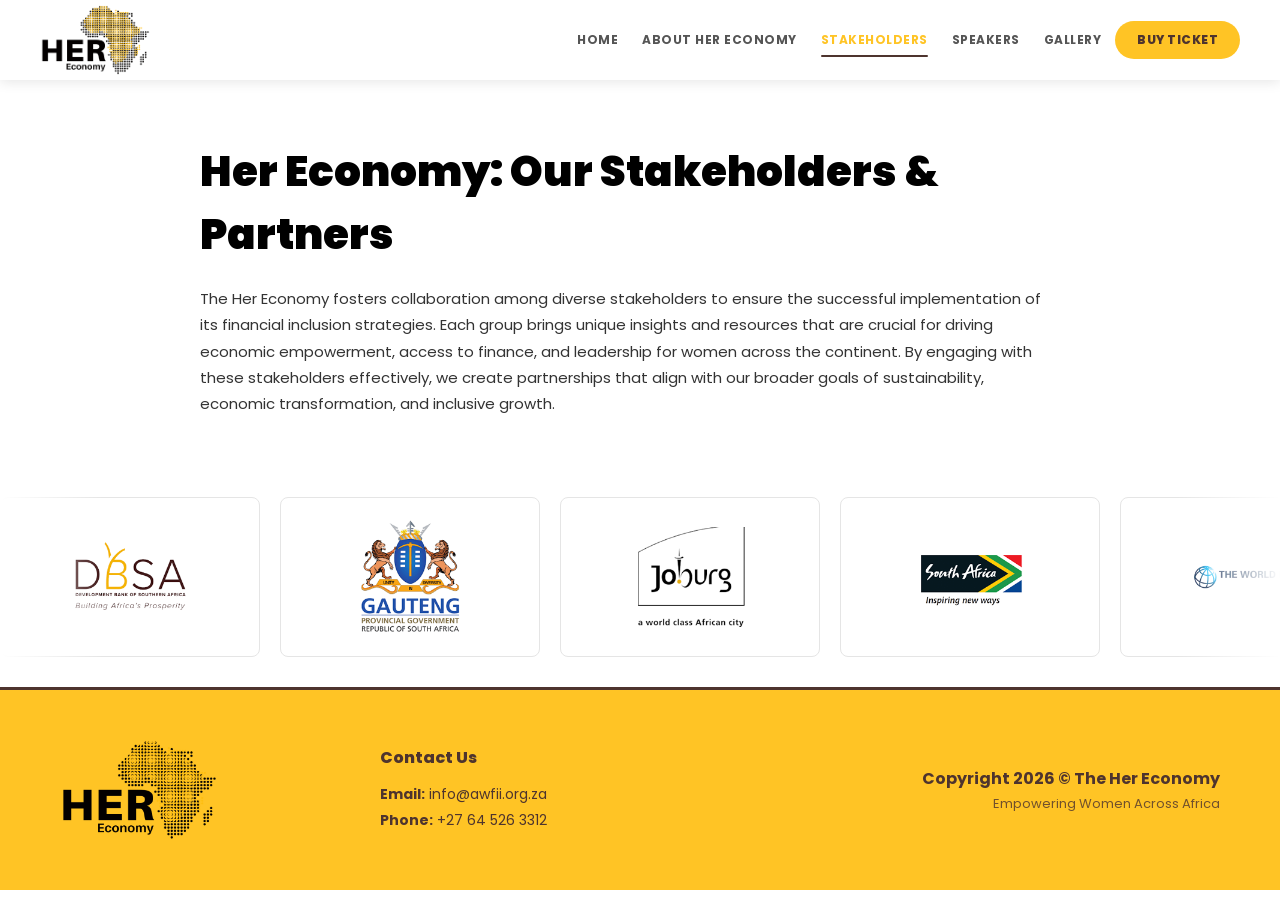
<file: pages/stakeholders.html>
<!DOCTYPE html>
<html lang="en-US">
<head>
    <meta charset="UTF-8">
    <meta name="viewport" content="width=device-width, initial-scale=1.0">
    <title>Stakeholders | Her Economy</title>
    <link href="https://fonts.googleapis.com/css2?family=Poppins:wght@400;500;600;700;800;900&display=swap" rel="stylesheet">
    <link rel="stylesheet" href="../css/style.css">
</head>
<body>

    <header class="site-header">
        <a href="../index.html" class="header-logo-link">
            <img src="../images/2026/02/her-economy-logo-new.png" alt="The Her Economy" />
        </a>
        <button class="mobile-toggle" id="mobileToggle" aria-label="Toggle menu">☰</button>
        <nav class="nav-menu" id="navMenu">
            <a href="../index.html">HOME</a>
            <a href="about.html">ABOUT HER ECONOMY</a>
            <a href="stakeholders.html" class="active">STAKEHOLDERS</a>
            <a href="speakers.html">SPEAKERS</a>
            <a href="gallery.html">GALLERY</a>
            <a href="https://www.quicket.co.za/events/356830-her-economy-2026/" class="btn-buy">BUY TICKET</a>
        </nav>
    </header>

    <div class="page-body">
        <h1>Her Economy: Our Stakeholders &amp; Partners</h1>
        <p class="intro">
            The Her Economy fosters collaboration among diverse stakeholders to ensure the successful implementation
            of its financial inclusion strategies. Each group brings unique insights and resources that are crucial
            for driving economic empowerment, access to finance, and leadership for women across the continent.
            By engaging with these stakeholders effectively, we create partnerships that align with our broader
            goals of sustainability, economic transformation, and inclusive growth.
        </p>
    </div>

    <div class="partner-marquee">
        <div class="marquee-track" id="marqueeTrack"></div>
    </div>

    <footer class="site-footer">
        <div class="footer-inner">
            <a href="../index.html" class="footer-logo-link">
                <img src="../images/2026/02/her-economy-logo-new.png" alt="Her Economy Logo" />
            </a>
            <div class="footer-contact">
                <h4>Contact Us</h4>
                <p><strong>Email:</strong> info@awfii.org.za</p>
                <p><strong>Phone:</strong> +27 64 526 3312</p>
            </div>
            <div class="footer-copy">
                <p class="copy-main">Copyright 2026 &copy; The Her Economy</p>
                <p class="copy-sub">Empowering Women Across Africa</p>
            </div>
        </div>
    </footer>

    <script src="../js/script.js"></script>
</body>
</html>
</file>
<file: css/style.css>
*, *::before, *::after { box-sizing: border-box; margin: 0; padding: 0; }

:root {
    --primary-yellow: #FFC425;
    --primary-brown: #4E342E;
    --dark-brown: #3E2723;
    --text-dark: #000000;
    --text-body: #333333;
    --white: #ffffff;
    --e-global-color-secondary: #4C854B;
    --e-global-color-accent: #F0C436;
    --font: 'Poppins', sans-serif;
    --font-size: 15px;
    --label-color: #344054;
    --weight: normal;
    --label-padding: 0px 0px 5px 0px;
    --description-font-size: 12px;
    --description-color: #667085;
    --description-weight: normal;
    --description-style: normal;
    --description-align: left;
    --description-margin: 0px;
    --field-font-size: 14px;
    --field-height: 36px;
    --line-height: 36px;
    --field-width: 100%;
    --field-pad: 8px 12px;
    --field-margin: 20px;
    --field-weight: normal;
    --text-color: #1D2939;
    --border-color: rgba(201, 42, 45, 1);
    --field-border-width: 1px;
    --field-border-style: solid;
    --bg-color: #f7f7f7;
    --bg-color-active: #f2f2f2;
    --border-color-active: #4E342E;
    --border-color-error: #F04438;
    --required-color: #F04438;
    --form-desc-color: #98A2B3;
}

body {
    font-family: 'Poppins', sans-serif;
    color: var(--text-dark);
    background: #fff;
    overflow-x: hidden;
}

a { text-decoration: none; color: inherit; }
img { display: block; max-width: 100%; height: auto; }

/* ============================================================
   HEADER
   ============================================================ */
.site-header {
    position: fixed;
    top: 0; left: 0;
    width: 100%;
    height: 80px;
    background: #fff;
    box-shadow: 0 2px 12px rgba(0,0,0,0.10);
    z-index: 1000;
    display: flex;
    align-items: center;
    justify-content: space-between;
    padding: 0 40px;
    transition: background 0.3s ease, box-shadow 0.3s ease;
}

/* When scrolled: tighter shadow to complement frosted look */
.site-header.scrolled {
    box-shadow: 0 4px 24px rgba(0,0,0,0.14);
}

.header-logo-link { display: flex; align-items: center; flex-shrink: 0; }
.header-logo-link img { height: 70px; width: auto; object-fit: contain; }

.nav-menu {
    display: flex;
    align-items: center;
    gap: 4px;
}

/* Nav links — font darkens on scroll via .scrolled class */
.nav-menu a {
    font-weight: 700;
    font-size: 12px;
    letter-spacing: 0.5px;
    color: #555;
    padding: 6px 10px;
    text-transform: uppercase;
    transition: color 0.25s;
    position: relative;
}

/* Scrolled state: links become dark/brown */
.site-header.scrolled .nav-menu a {
    color: var(--primary-brown);
}

.nav-menu a:hover {
    color: var(--primary-yellow);
}

/* Active nav link: yellow text + brown underline */
.nav-menu a.active:not(.btn-buy) {
    color: var(--primary-yellow);
}

.nav-menu a.active:not(.btn-buy)::after {
    content: '';
    position: absolute;
    bottom: -2px;
    left: 10px; right: 10px;
    height: 2.5px;
    background: var(--primary-brown);
    border-radius: 2px;
}

.btn-buy {
    background: var(--primary-yellow) !important;
    color: var(--primary-brown) !important;
    padding: 10px 22px !important;
    border-radius: 30px !important;
    font-weight: 800 !important;
    font-size: 12px !important;
    transition: transform 0.2s, box-shadow 0.2s !important;
}

.btn-buy:hover {
    transform: translateY(-1px);
    box-shadow: 0 6px 20px rgba(255,196,37,0.4);
}

/* Active state on Buy Ticket pill: slightly deeper shade */
.btn-buy.active {
    box-shadow: 0 0 0 3px rgba(78,52,46,0.25) !important;
}

.mobile-toggle {
    display: none;
    font-size: 26px;
    cursor: pointer;
    color: var(--primary-brown);
    background: none;
    border: none;
    padding: 4px 8px;
}

/* ============================================================
   HERO SLIDER
   ============================================================ */
.hero {
    position: relative;
    width: 100%;
    height: 500px;
    overflow: hidden;
    margin-top: 80px;
}

.event-image-slider {
    position: absolute;
    inset: 0;
    width: 100%;
    height: 100%;
}

.event-image-slider img {
    position: absolute;
    inset: 0;
    width: 100%;
    height: 100%;
    object-fit: cover;
    opacity: 0;
    animation: eventSlide 12s infinite;
}

.event-image-slider img:nth-child(1) { animation-delay: 0s; }
.event-image-slider img:nth-child(2) { animation-delay: 4s; }
.event-image-slider img:nth-child(3) { animation-delay: 8s; }

@keyframes eventSlide {
    0%   { opacity: 0; }
    10%  { opacity: 1; }
    33%  { opacity: 1; }
    43%  { opacity: 0; }
    100% { opacity: 0; }
}

/* ============================================================
   SUMMIT BANNER
   ============================================================ */
.summit-banner {
    padding: 0;
    margin: 0;
    background: none;
    width: 100%;
    overflow: hidden;
}

.summit-banner-img {
    width: 100%;
    height: 100%;
    object-fit: cover;
    display: block;
}

/* ============================================================
   COUNTDOWN
   ============================================================ */
.countdown-section {
    background: #f0f0f0;
    padding: 36px 40px;
}

.countdown-grid {
    display: flex;
    justify-content: center;
    gap: 60px;
    flex-wrap: wrap;
}

.countdown-card { text-align: center; }

.countdown-number {
    display: block;
    font-size: 56px;
    font-weight: 800;
    color: #2d7a2d;
    line-height: 1;
    font-variant-numeric: tabular-nums;
}

.countdown-label {
    font-size: 14px;
    font-weight: 500;
    color: #555;
    margin-top: 4px;
}

/* ============================================================
   FAQ CARDS
   ============================================================ */
.main-content {
    max-width: 960px;
    margin: 0 auto;
    padding: 48px 24px 60px;
}

.faq-card {
    background: #fff;
    border-radius: 12px;
    box-shadow: 0 4px 24px rgba(0,0,0,0.07);
    padding: 28px 32px;
    margin-bottom: 20px;
}

.faq-card h2 {
    font-size: 20px;
    font-weight: 700;
    margin-bottom: 14px;
}

.faq-card p {
    font-size: 15px;
    color: var(--text-body);
    line-height: 1.7;
    margin-bottom: 10px;
}

.faq-card p:last-child { margin-bottom: 0; }
.faq-card ul { list-style: disc; padding-left: 22px; }
.faq-card ul li { font-size: 15px; color: var(--text-body); line-height: 1.7; margin-bottom: 4px; }
.faq-card strong { font-weight: 700; color: var(--text-dark); }

/* ============================================================
   FOOTER
   ============================================================ */
.site-footer {
    background: var(--primary-yellow);
    border-top: 3px solid var(--primary-brown);
    padding: 50px 60px;
}

.footer-inner {
    max-width: 1200px;
    margin: 0 auto;
    display: flex;
    align-items: center;
    justify-content: space-between;
    flex-wrap: wrap;
    gap: 40px;
}

.footer-logo-link img { height: 100px; width: auto; object-fit: contain; }
.footer-contact { flex: 1; max-width: 380px; }
.footer-contact h4 { font-size: 16px; font-weight: 800; margin-bottom: 14px; color: var(--primary-brown); }
.footer-contact p { font-size: 14px; margin: 5px 0; color: var(--primary-brown); }
.footer-copy { text-align: right; color: var(--primary-brown); }
.footer-copy p { margin: 3px 0; }
.footer-copy .copy-main { font-size: 16px; font-weight: 700; }
.footer-copy .copy-sub { font-size: 13px; opacity: 0.8; }

/* ============================================================
   ABOUT PAGE STYLES
   ============================================================ */
.hero-section {
    position: relative;
    width: 100%;
    height: 420px;
    margin-top: 80px;
    overflow: hidden;
    background: url('../images/2026/03/about_hero.png') no-repeat center center;
    background-size: cover;
    display: flex;
    align-items: center;
    justify-content: center;
    text-align: center;
}

.hero-section::before {
    content: '';
    position: absolute;
    inset: 0;
    background: rgba(0,0,0,0.48);
}

.hero-content {
    position: relative;
    z-index: 2;
    max-width: 900px;
    padding: 0 20px;
}

.hero-content h1 {
    color: var(--primary-yellow);
    font-size: 4rem;
    font-weight: 800;
    text-transform: uppercase;
    letter-spacing: 3px;
    text-shadow: 2px 2px 12px rgba(0,0,0,0.5);
    margin-bottom: 18px;
}

.hero-content p {
    color: #fff;
    font-size: 1.25rem;
    font-weight: 500;
    text-shadow: 1px 1px 6px rgba(0,0,0,0.5);
}

.main-wrap {
    max-width: 1100px;
    margin: 0 auto;
    padding: 0 24px 80px;
}

.content-card {
    background: rgba(255,255,255,0.97);
    border-radius: 14px;
    box-shadow: 0 12px 48px rgba(0,0,0,0.10);
    margin-top: -60px;
    position: relative;
    z-index: 5;
    padding: 60px 60px 70px;
}

.section-title {
    color: var(--primary-brown);
    font-weight: 800;
    font-size: 2rem;
    text-align: center;
    margin: 50px 0 14px;
    position: relative;
}

.section-title::after {
    content: '';
    display: block;
    width: 60px;
    height: 4px;
    background: var(--primary-yellow);
    border-radius: 2px;
    margin: 12px auto 0;
}

.content-card .section-title:first-child { margin-top: 0; }

.year-tabs {
    display: flex;
    justify-content: center;
    gap: 0;
    margin: 40px auto 0;
    max-width: 320px;
    border-radius: 50px;
    overflow: hidden;
    border: 2px solid var(--primary-brown);
}

.year-tab-btn {
    flex: 1;
    padding: 12px 0;
    font-family: 'Poppins', sans-serif;
    font-size: 15px;
    font-weight: 700;
    cursor: pointer;
    border: none;
    background: transparent;
    color: var(--primary-brown);
    transition: background 0.25s, color 0.25s;
    letter-spacing: 0.5px;
}

.year-tab-btn.active {
    background: var(--primary-brown);
    color: #fff;
}

.year-tab-btn:not(.active):hover {
    background: rgba(78,52,46,0.08);
}

.tab-panel { display: none; }
.tab-panel.active { display: block; }

.event-description {
    max-width: 860px;
    margin: 32px auto 0;
    font-size: 15px;
    line-height: 1.85;
    color: var(--text-dark);
}

.event-description p { margin-bottom: 16px; }

.events-list {
    margin-top: 40px;
    display: flex;
    flex-direction: column;
    gap: 24px;
}

.event-card {
    background: #fff;
    border-radius: 12px;
    padding: 36px 36px 36px 44px;
    box-shadow: 0 4px 20px rgba(0,0,0,0.06);
    border-left: 7px solid var(--primary-brown);
    position: relative;
    transition: transform 0.3s ease;
}

.event-card:hover { transform: translateX(8px); }

.event-number {
    position: absolute;
    top: 12px;
    right: 20px;
    font-size: 2.8rem;
    font-weight: 900;
    color: rgba(78,52,46,0.09);
    line-height: 1;
}

.event-card h3 {
    color: var(--primary-brown);
    font-size: 1.2rem;
    font-weight: 700;
    margin-bottom: 10px;
}

.event-card p {
    font-size: 14.5px;
    line-height: 1.75;
    color: #555;
    margin-bottom: 8px;
}

.btn-gallery {
    display: inline-block;
    background: var(--primary-brown);
    color: #fff;
    padding: 13px 32px;
    border-radius: 30px;
    font-weight: 700;
    font-size: 14px;
    margin-top: 36px;
    transition: background 0.2s, transform 0.2s;
}

.btn-gallery:hover { background: var(--dark-brown); transform: translateY(-2px); }

.cta-box {
    position: relative;
    border-radius: 16px;
    overflow: hidden;
    margin: 50px 0;
    min-height: 240px;
    display: flex;
    align-items: center;
    justify-content: center;
    text-align: center;
    background: url('../images/2026/03/about_hero.png') no-repeat center center;
    background-size: cover;
}

.cta-box::before {
    content: '';
    position: absolute;
    inset: 0;
    background: rgba(78,52,46,0.72);
}

.cta-box-inner {
    position: relative;
    z-index: 2;
    padding: 40px 30px;
    color: #fff;
}

.cta-box-inner h3 {
    font-size: 1.6rem;
    font-weight: 900;
    text-transform: uppercase;
    letter-spacing: 1px;
    margin-bottom: 14px;
    color: #fff;
}

.cta-box-inner p {
    font-size: 15px;
    margin-bottom: 8px;
    color: rgba(255,255,255,0.92);
}

.sub-title {
    color: var(--primary-brown);
    font-size: 1.25rem;
    font-weight: 700;
    margin: 36px 0 14px;
}

.content-card ul {
    list-style: none;
    padding: 0;
    display: flex;
    flex-direction: column;
    gap: 8px;
}

.content-card ul li {
    font-size: 14.5px;
    line-height: 1.7;
    color: var(--text-dark);
    padding-left: 20px;
    position: relative;
}

.content-card ul li::before {
    content: '›';
    position: absolute;
    left: 0;
    color: var(--primary-yellow);
    font-weight: 900;
    font-size: 18px;
    line-height: 1.4;
}

.body-text {
    font-size: 15px;
    line-height: 1.8;
    color: #555;
    margin-bottom: 14px;
}

.partner-grid {
    display: grid;
    grid-template-columns: repeat(auto-fill, minmax(280px, 1fr));
    gap: 20px;
    margin-top: 28px;
}

.partner-item {
    background: #fff;
    border-radius: 12px;
    padding: 22px 24px;
    box-shadow: 0 6px 20px rgba(0,0,0,0.06);
    font-size: 14px;
    line-height: 1.7;
    color: var(--text-dark);
    transition: background 0.25s, transform 0.25s;
}

.partner-item:hover {
    background: var(--primary-yellow);
    transform: scale(1.03);
}

.partner-item strong { color: var(--primary-brown); display: block; margin-bottom: 4px; }

.partner-contact {
    margin-top: 20px;
    font-size: 14px;
    color: #555;
}

.partner-contact a { color: var(--primary-brown); font-weight: 600; }

.member-box {
    background: #FFF9E6;
    border: 1px dashed var(--primary-yellow);
    border-radius: 14px;
    padding: 48px 40px;
    text-align: center;
    margin-top: 60px;
}

.member-box h3 {
    color: var(--primary-brown);
    font-size: 1.3rem;
    font-weight: 700;
    margin-bottom: 20px;
}

.btn-signup {
    display: inline-block;
    background: var(--primary-brown);
    color: #fff;
    padding: 12px 36px;
    border-radius: 30px;
    font-weight: 700;
    font-size: 14px;
    transition: background 0.2s;
    cursor: pointer;
    border: none;
    font-family: 'Poppins', sans-serif;
}

.btn-signup:hover { background: var(--dark-brown); }

.newsletter-form {
    margin-top: 28px;
}

.newsletter-form p {
    font-weight: 600;
    font-size: 14px;
    margin-bottom: 14px;
    color: var(--text-dark);
}

.newsletter-form .input-row {
    display: flex;
    justify-content: center;
    gap: 10px;
    flex-wrap: wrap;
}

.newsletter-form input[type="email"] {
    padding: 11px 16px;
    border-radius: 8px;
    border: 1.5px solid #ccc;
    font-family: 'Poppins', sans-serif;
    font-size: 14px;
    width: 260px;
    outline: none;
    transition: border-color 0.2s;
}

.newsletter-form input[type="email"]:focus { border-color: var(--primary-brown); }
.newsletter-form button {
    padding: 11px 24px;
    border-radius: 8px;
    border: none;
    background: var(--primary-brown);
    color: #fff;
    font-family: 'Poppins', sans-serif;
    font-size: 14px;
    font-weight: 600;
    cursor: pointer;
    transition: background 0.2s;
}
.newsletter-form button:hover { background: var(--dark-brown); }

/* ============================================================
   STAKEHOLDERS PAGE STYLES
   ============================================================ */
.page-body {
    margin-top: 80px;
    padding: 60px 40px 20px;
    max-width: 960px;
    margin-left: auto;
    margin-right: auto;
}

.page-body h1 {
    font-size: 42px;
    font-weight: 900;
    color: var(--text-dark);
    margin-bottom: 20px;
}

.page-body .intro {
    font-size: 15px;
    color: var(--text-body);
    line-height: 1.75;
    max-width: 860px;
    margin-bottom: 50px;
}

.partner-marquee {
    width: 100%;
    overflow: hidden;
    background: #fff;
    padding: 10px 0 30px;
    -webkit-mask-image: linear-gradient(to right, transparent 0%, #000 8%, #000 92%, transparent 100%);
    mask-image: linear-gradient(to right, transparent 0%, #000 8%, #000 92%, transparent 100%);
}

.marquee-track {
    display: flex;
    gap: 20px;
    width: max-content;
    animation: marqueeScroll 80s linear infinite;
}

.marquee-track:hover { animation-play-state: paused; }

@keyframes marqueeScroll {
    0%   { transform: translateX(0); }
    100% { transform: translateX(-50%); }
}

.logo-card {
    flex-shrink: 0;
    width: 260px;
    height: 160px;
    border: 1px solid #e5e5e5;
    border-radius: 8px;
    display: flex;
    align-items: center;
    justify-content: center;
    padding: 20px;
    background: #fff;
    transition: box-shadow 0.2s;
}

.logo-card:hover { box-shadow: 0 4px 18px rgba(0,0,0,0.10); }
.logo-card img { width: 180px; height: 120px; object-fit: contain; margin: 0 auto; }

/* ============================================================
   SPEAKERS PAGE STYLES
   ============================================================ */
.video-bg-wrapper {
    position: fixed;
    top: 0; left: 0;
    width: 100vw;
    height: 100vh;
    z-index: -1;
    overflow: hidden;
    background: #e8e0d8;
}

.video-bg-wrapper video {
    position: absolute;
    top: 50%; left: 50%;
    width: 100vw;
    height: 100vh;
    transform: translate(-50%, -50%);
    object-fit: cover;
}

.video-bg-wrapper::after {
    content: '';
    position: absolute;
    inset: 0;
    background: rgba(255, 255, 255, 0.72);
}

#main { position: relative; z-index: 1; padding-top: 80px; }

.speakers-intro {
    padding: 50px 60px 30px;
    max-width: 1200px;
    margin: 0 auto;
}

.speakers-intro h2 {
    font-size: 42px;
    font-weight: 900;
    color: var(--text-dark);
    margin-bottom: 16px;
}

.speakers-intro p {
    font-size: 15px;
    color: var(--text-body);
    line-height: 1.75;
    max-width: 860px;
}

.speakers-section {
    padding: 20px 60px 60px;
    max-width: 1200px;
    margin: 0 auto;
}

.section-heading {
    font-size: 26px;
    font-weight: 800;
    color: var(--text-dark);
    text-align: center;
    margin-bottom: 30px;
}

.speakers-grid {
    display: grid;
    grid-template-columns: repeat(4, 1fr);
    gap: 24px;
}

.speaker-card { text-align: center; background: transparent; }
.speaker-photo {
    width: 100%;
    height: auto;
    aspect-ratio: unset;
    border-radius: 12px;
    background: rgba(255, 255, 255, 0.85);
    box-shadow: 0 2px 12px rgba(0,0,0,0.08);
    overflow: hidden;
}
.speaker-photo img { width: 100%; height: auto; object-fit: contain; display: block; }
.speaker-name { margin-top: 10px; font-size: 14px; font-weight: 500; color: var(--text-dark); }

/* ============================================================
   GALLERY PAGE STYLES
   ============================================================ */
.gallery-filter {
    display: flex;
    justify-content: center;
    align-items: center;
    gap: 0;
    padding: 28px 40px 0;
    border-bottom: 1px solid #e0e0e0;
}
.logo-card img[src*="LOCKUP_col_white_EN"] {
    background: #222;
    border-radius: 4px;
    padding: 6px;
}

.gallery-filter button {
    background: none;
    border: none;
    border-bottom: 3px solid transparent;
    padding: 14px 30px;
    cursor: pointer;
    font-family: 'Poppins', sans-serif;
    font-size: 13px;
    font-weight: 700;
    letter-spacing: 0.5px;
    text-transform: uppercase;
    color: #555;
    transition: color 0.2s, border-color 0.2s;
    margin-bottom: -1px;
}

.gallery-filter button:hover { color: var(--text-dark); }
.gallery-filter button.active {
    color: var(--text-dark);
    border-bottom-color: var(--text-dark);
}

.gallery-container {
    display: grid;
    grid-template-columns: repeat(4, 1fr);
    gap: 0;
    padding: 12px 12px;
}

.gallery-item {
    position: relative;
    overflow: hidden;
    cursor: pointer;
    aspect-ratio: 4 / 3;
    padding: 6px;
}

.gallery-item img {
    width: 100%;
    height: 100%;
    object-fit: cover;
    display: block;
    border-radius: 4px;
    transition: transform 0.4s ease;
}

.gallery-item:hover img { transform: scale(1.04); }
.gallery-item::after {
    content: '';
    position: absolute;
    inset: 6px;
    border-radius: 4px;
    background: rgba(255, 196, 37, 0.35);
    opacity: 0;
    transition: opacity 0.3s ease;
    pointer-events: none;
}
.gallery-item:hover::after { opacity: 1; }
.gallery-item.hide { display: none; }

.lightbox-overlay {
    position: fixed;
    inset: 0;
    background: rgba(0,0,0,0.92);
    z-index: 9999;
    display: flex;
    align-items: center;
    justify-content: center;
    cursor: pointer;
    opacity: 0;
    pointer-events: none;
    transition: opacity 0.25s ease;
}
.lightbox-overlay.open { opacity: 1; pointer-events: all; }
.lightbox-overlay img {
    max-width: 90vw;
    max-height: 88vh;
    object-fit: contain;
    border-radius: 6px;
    box-shadow: 0 20px 60px rgba(0,0,0,0.5);
    cursor: default;
}
.lightbox-close {
    position: absolute;
    top: 20px; right: 28px;
    font-size: 36px;
    color: #fff;
    cursor: pointer;
    line-height: 1;
    opacity: 0.8;
    transition: opacity 0.2s;
}
.lightbox-close:hover { opacity: 1; }
.lightbox-prev, .lightbox-next {
    position: absolute;
    top: 50%;
    transform: translateY(-50%);
    font-size: 42px;
    color: #fff;
    cursor: pointer;
    opacity: 0.7;
    transition: opacity 0.2s;
    user-select: none;
    padding: 10px 18px;
}
.lightbox-prev { left: 16px; }
.lightbox-next { right: 16px; }
.lightbox-prev:hover, .lightbox-next:hover { opacity: 1; }

/* ============================================================
   TICKET PAGE STYLES
   ============================================================ */
.form-outer {
    position: relative;
    max-width: 1000px;
    margin: 60px auto;
    background: #ffffff;
    padding: 40px 64px;
    border-radius: 14px;
    box-shadow: 0 16px 48px rgba(0,0,0,0.08);
}

.form-outer::before {
    content: "";
    position: absolute;
    top: 0; left: 0; right: 0;
    height: 6px;
    background: linear-gradient(90deg, #4E342E, #e34a4f);
    border-top-left-radius: 14px;
    border-top-right-radius: 14px;
}

.form-section {
    margin-top: 40px;
    padding-top: 8px;
    border-top: 1px solid #f1f5f9;
}
.form-section:first-child { margin-top: 10px; border-top: none; }
.form-section h3 {
    font-family: 'Poppins', sans-serif !important;
    font-size: 20px;
    font-weight: 700;
    color: #111827;
    margin-bottom: 20px;
}
.section-desc {
    font-family: 'Poppins', sans-serif !important;
    font-size: var(--description-font-size);
    color: var(--description-color);
    font-weight: var(--description-weight);
    font-style: var(--description-style);
    text-align: var(--description-align);
    margin-bottom: 16px;
}
.field-group { margin-bottom: 22px; }
.field-row {
    display: grid;
    grid-template-columns: 1fr 1fr;
    gap: 16px;
    margin-bottom: 22px;
}
label {
    font-family: 'Poppins', sans-serif !important;
    display: block;
    font-size: var(--font-size);
    font-weight: 600;
    color: var(--label-color);
    padding: var(--label-padding);
    margin-bottom: 0;
}
input[type="text"], input[type="email"], input[type="tel"], input[type="number"], input[type="date"], textarea, select {
    font-family: 'Poppins', sans-serif !important;
    width: var(--field-width);
    height: var(--field-height);
    padding: var(--field-pad);
    border-radius: 4px;
    border: var(--field-border-width) var(--field-border-style) var(--border-color);
    font-size: var(--field-font-size);
    font-weight: var(--field-weight);
    background: var(--bg-color);
    color: var(--text-color);
    transition: border-color 0.2s ease, box-shadow 0.2s ease, background-color 0.2s ease;
    outline: none;
    line-height: var(--line-height);
}
input[type="date"] { cursor: pointer; line-height: normal; }
input::placeholder, textarea::placeholder {
    font-family: 'Poppins', sans-serif !important;
    color: var(--form-desc-color);
    font-size: var(--field-font-size);
}
input:focus, textarea:focus, select:focus {
    border-color: var(--border-color-active);
    box-shadow: none;
    background-color: var(--bg-color-active);
    outline: none;
}
.field-hint {
    font-family: 'Poppins', sans-serif !important;
    font-size: var(--description-font-size);
    color: var(--description-color);
    font-weight: var(--description-weight);
    font-style: var(--description-style);
    text-align: var(--description-align);
    margin-top: 4px;
}
.input-group {
    display: flex;
    align-items: stretch;
    border: var(--field-border-width) var(--field-border-style) var(--border-color);
    border-radius: 4px;
    background: var(--bg-color);
    overflow: hidden;
    transition: border-color 0.2s ease, box-shadow 0.2s ease;
    height: var(--field-height);
}
.input-group:focus-within {
    border-color: var(--border-color-active);
    box-shadow: none;
}
.input-group .prefix, .input-group .suffix {
    font-family: 'Poppins', sans-serif !important;
    display: flex;
    align-items: center;
    padding: 0 10px;
    background: #f9fafb;
    color: var(--form-desc-color);
    font-weight: 400;
    font-size: var(--description-font-size);
    white-space: nowrap;
    flex-shrink: 0;
    border-right: 1px solid rgba(201, 42, 45, 0.25);
    line-height: 1;
}
.input-group .suffix {
    border-right: none;
    border-left: 1px solid rgba(201, 42, 45, 0.25);
}
.input-group input {
    border: none;
    border-radius: 0;
    background: transparent;
    box-shadow: none;
    flex: 1;
    height: 100%;
    line-height: normal;
}
.input-group input:focus { border: none; box-shadow: none; background: transparent; }
.checkbox-group { display: flex; flex-direction: column; gap: 8px; }
.checkbox-label {
    font-family: 'Poppins', sans-serif !important;
    display: flex;
    align-items: flex-start;
    gap: 8px;
    font-size: var(--field-font-size);
    font-weight: 400;
    color: var(--text-color);
    cursor: pointer;
    line-height: 1.5;
}
.checkbox-label input[type="checkbox"] {
    appearance: none;
    -webkit-appearance: none;
    width: 16px;
    height: 16px;
    min-width: 16px;
    min-height: 16px;
    flex-shrink: 0;
    margin-top: 3px;
    border: var(--field-border-width) var(--field-border-style) var(--border-color);
    border-radius: 3px;
    background: var(--bg-color);
    cursor: pointer;
    position: relative;
    transition: background 0.15s, border-color 0.15s;
}
.checkbox-label input[type="checkbox"]:checked {
    background: var(--e-global-color-accent);
    border-color: var(--e-global-color-accent);
}
.checkbox-label input[type="checkbox"]:checked::after {
    content: '';
    position: absolute;
    top: 1px; left: 4px;
    width: 5px; height: 9px;
    border: 2px solid #4E342E;
    border-top: none; border-left: none;
    transform: rotate(45deg);
}
.btn-submit {
    font-family: 'Poppins', sans-serif !important;
    display: inline-block;
    width: auto;
    background: #c0392b;
    color: #ffffff;
    padding: 12px 28px;
    font-size: 14px;
    font-weight: 700;
    border-radius: 6px;
    border: none;
    cursor: pointer;
    margin-top: 30px;
    letter-spacing: 0.5px;
    text-transform: uppercase;
    transition: background 0.2s ease, transform 0.15s ease;
}
.btn-submit:hover { background: #a93226; transform: translateY(-1px); }
.btn-submit:active { transform: translateY(1px); }
.form-success { display: none; text-align: center; padding: 40px 20px; }
.form-success .check-icon { font-size: 60px; margin-bottom: 16px; }
.form-success h3 {
    font-family: 'Poppins', sans-serif !important;
    font-size: 24px; font-weight: 800; color: #4E342E; margin-bottom: 10px;
}
.form-success p {
    font-family: 'Poppins', sans-serif !important;
    font-size: 15px; color: #6b7280;
}

/* ============================================================
   RESPONSIVE
   ============================================================ */
@media (max-width: 1024px) {
    .speakers-grid { grid-template-columns: repeat(3, 1fr); }
    .gallery-container { grid-template-columns: repeat(3, 1fr); }
}
@media (max-width: 900px) {
    .site-header { padding: 0 20px; height: 70px; }
    .nav-menu {
        display: none;
        position: fixed;
        top: 70px; left: 0;
        width: 100%;
        background: #fff;
        flex-direction: column;
        align-items: flex-start;
        padding: 20px 24px 30px;
        box-shadow: 0 8px 24px rgba(0,0,0,0.1);
        gap: 2px;
        z-index: 999;
    }
    .nav-menu.open { display: flex; }
    .nav-menu a { padding: 10px 4px; font-size: 14px; }
    .mobile-toggle { display: block; }
    .header-logo-link img { height: 54px; }
    .hero { height: 300px; margin-top: 70px; }
    .page-body { padding: 100px 20px 20px; }
    .page-body h1 { font-size: 28px; }
    .hero-section { height: 320px; margin-top: 70px; }
    .hero-content h1 { font-size: 2.4rem; }
    .content-card { padding: 36px 24px 50px; }
    .speakers-intro { padding: 40px 20px 20px; }
    .speakers-intro h2 { font-size: 28px; }
    .speakers-section { padding: 10px 20px 40px; }
    .speakers-grid { grid-template-columns: repeat(2, 1fr); gap: 16px; }
    .gallery-container { grid-template-columns: repeat(2, 1fr); }
    .gallery-filter button { padding: 12px 16px; font-size: 11px; }
    .form-outer { padding: 30px 24px; margin: 30px 16px; }
    .field-row { grid-template-columns: 1fr; }
    .site-footer { padding: 40px 24px; }
    .footer-inner { flex-direction: column; align-items: flex-start; }
    .footer-copy { text-align: left; }
}
@media (max-width: 480px) {
    .speakers-grid { grid-template-columns: repeat(2, 1fr); }
    .gallery-container { grid-template-columns: repeat(1, 1fr); }
}
</file>
